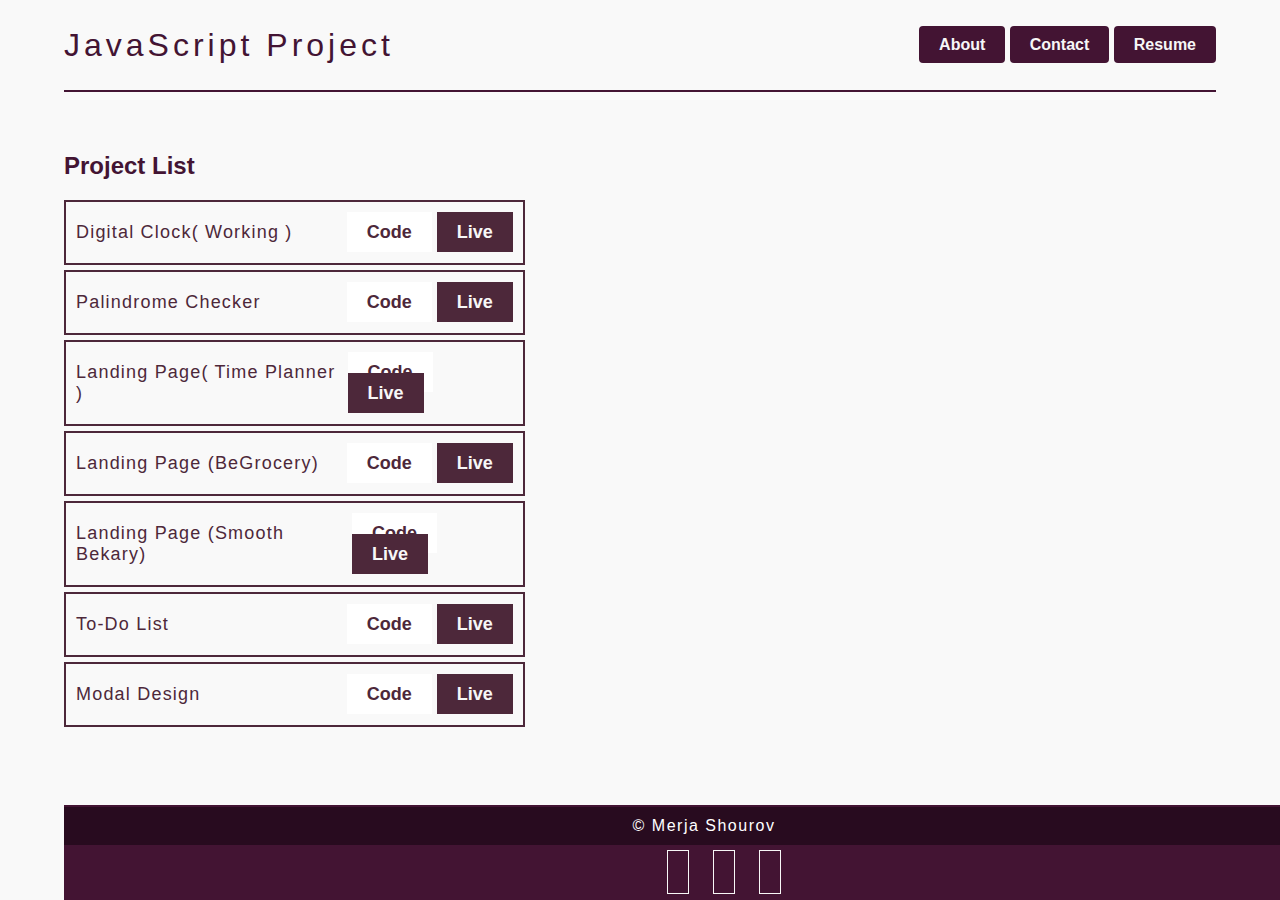
<file: INDEX.html>
<!DOCTYPE html>
<html lang="en">
  <head>
    <meta charset="UTF-8" />
    <meta name="viewport" content="width=device-width, initial-scale=1.0" />
    <title>JavaScript Project</title>
    <link rel="stylesheet" href="https://cdnjs.cloudflare.com/ajax/libs/font-awesome/6.6.0/css/all.min.css" integrity="sha512-Kc323vGBEqzTmouAECnVceyQqyqdsSiqLQISBL29aUW4U/M7pSPA/gEUZQqv1cwx4OnYxTxve5UMg5GT6L4JJg==" crossorigin="anonymous" referrerpolicy="no-referrer" />
    <link rel="stylesheet" href="./asset/style.css" />
  </head>
  <body>
    <div class="container">
      <header>
        <div class="logo">
          <h2>JavaScript Project</h2>
        </div>
        <div class="menu">
          <ul>
            <li><a href="#">About</a></li>
            <li><a href="#">Contact</a></li>
            <li><a href="#">Resume</a></li>
          </ul>
        </div>
      </header>
      <!-- https://merja-shourov.github.io/javascript-proejcts/digital-clock/ -->
      <main class="main">
        <div class="left">
          <h2>Project List</h2>
          <ul id="project-list">

            <!-- <li>
              <span class="txt">Digital Clock</span> 
              <span class="btn"><a href="#" class="code">Code</a> <a href="#" class="live">Live</a></span>
            </li> -->

          </ul>
        </div>
        <div class="right">
        </div>
      </main>

      <footer>
        <div class="made-by">
          <p>&copy; Merja Shourov </p>
        </div>
        <div class="social">
          <ul>
            <li><a href="https://www.linkedin.com/in/merjashourov" target="_blank"><i class="fa-brands fa-linkedin"></i></a></li>
            <li><a href="https://www.github.com/merja-shourov" target="_blank" ><i class="fa-brands fa-github"></i></a></li>
            <li><a href="https://www.facebook.com/merjashourov" target="_blank" ><i class="fa-brands fa-facebook"></i></a></li>
          </ul>
        </div>
      </footer>
    </div>
    <script src="./asset/script.js"></script>
  </body>
</html>
</file>
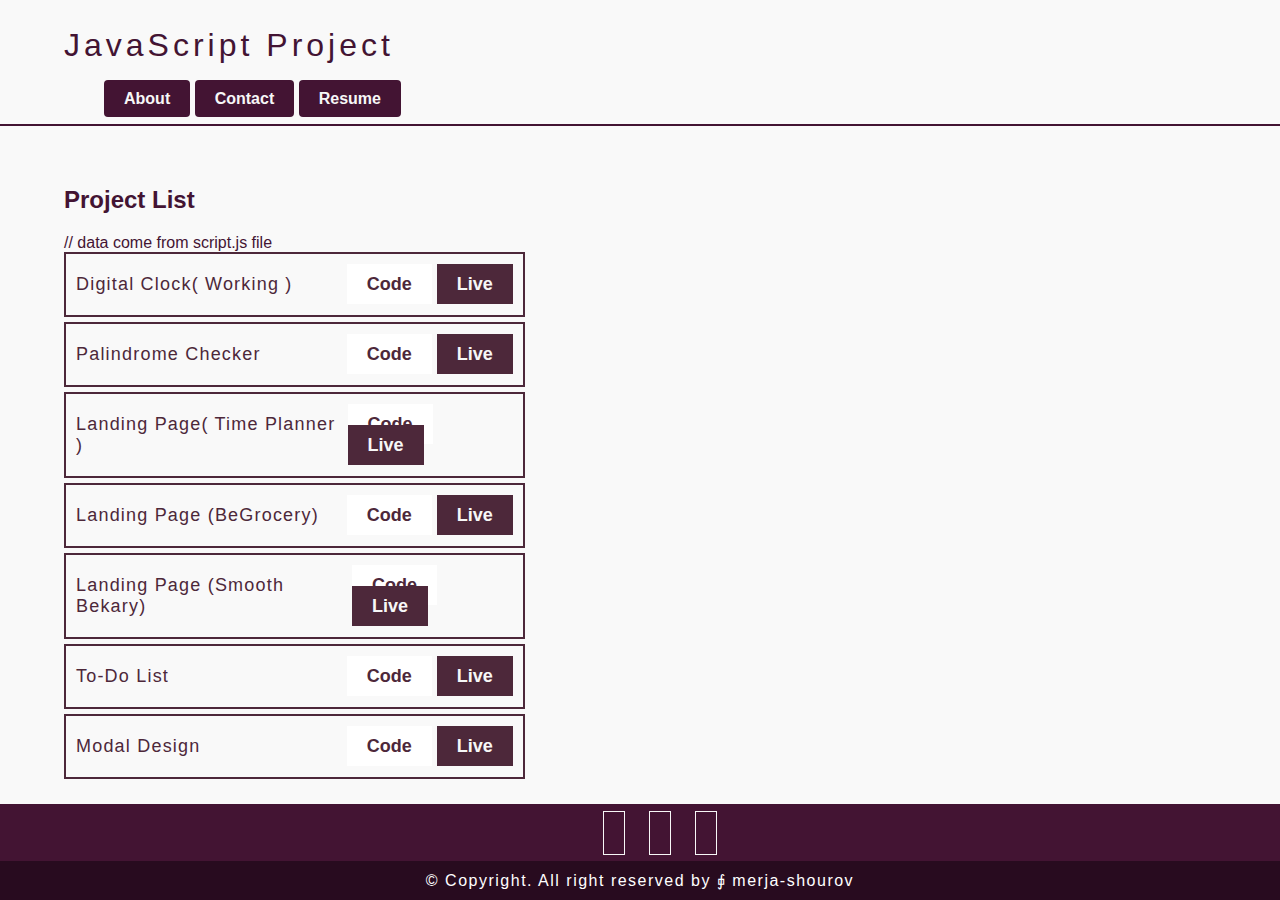
<file: index.html>
<!DOCTYPE html>
<html lang="en">
  <head>
    <meta charset="UTF-8" />
    <meta name="viewport" content="width=device-width, initial-scale=1.0" />
    <title>JavaScript Project</title>
    <link rel="stylesheet" href="https://cdnjs.cloudflare.com/ajax/libs/font-awesome/6.6.0/css/all.min.css" integrity="sha512-Kc323vGBEqzTmouAECnVceyQqyqdsSiqLQISBL29aUW4U/M7pSPA/gEUZQqv1cwx4OnYxTxve5UMg5GT6L4JJg==" crossorigin="anonymous" referrerpolicy="no-referrer" />
    <link rel="stylesheet" href="./asset/style.css" />
  </head>
  <body>
    <header>
      <div class="container">
        <div class="logo">
          <h2>JavaScript Project</h2>
        </div>
        <div class="menu">
          <ul>
            <li><a href="./asset/about.html" target="_blank">About</a></li>
            <li><a href="./asset/contact.html" target="_blank">Contact</a></li>
            <li><a href="#">Resume</a></li>
          </ul>
        </div>
      </div>
    </header>

    <!-- Container Start  -->
    <div class="container">
      <main class="main">
        <div class="left">
          <h2>Project List</h2>
          <ul id="project-list">

            // data come from script.js file
            <!-- <li>
              <span class="txt">Digital Clock</span> 
              <span class="btn"><a href="#" class="code">Code</a> <a href="#" class="live">Live</a></span>
            </li> -->

          </ul>
        </div>
        <div class="right">
        </div>
      </main>
    </div>
    <!-- container END -->
      <footer>
        <div class="social">
          <ul>
            <li><a href="https://www.linkedin.com/in/merjashourov" target="_blank"><i class="fa-brands fa-linkedin"></i></a></li>
            <li><a href="https://www.github.com/merja-shourov" target="_blank" ><i class="fa-brands fa-github"></i></a></li>
            <li><a href="https://www.facebook.com/merjashourov" target="_blank" ><i class="fa-brands fa-facebook"></i></a></li>
          </ul>
        </div>
        <p>&copy; Copyright. All right reserved by &quatint; merja-shourov</p>
      </footer>
  
    <script src="./asset/script.js"></script>
  </body>
</html>
</file>
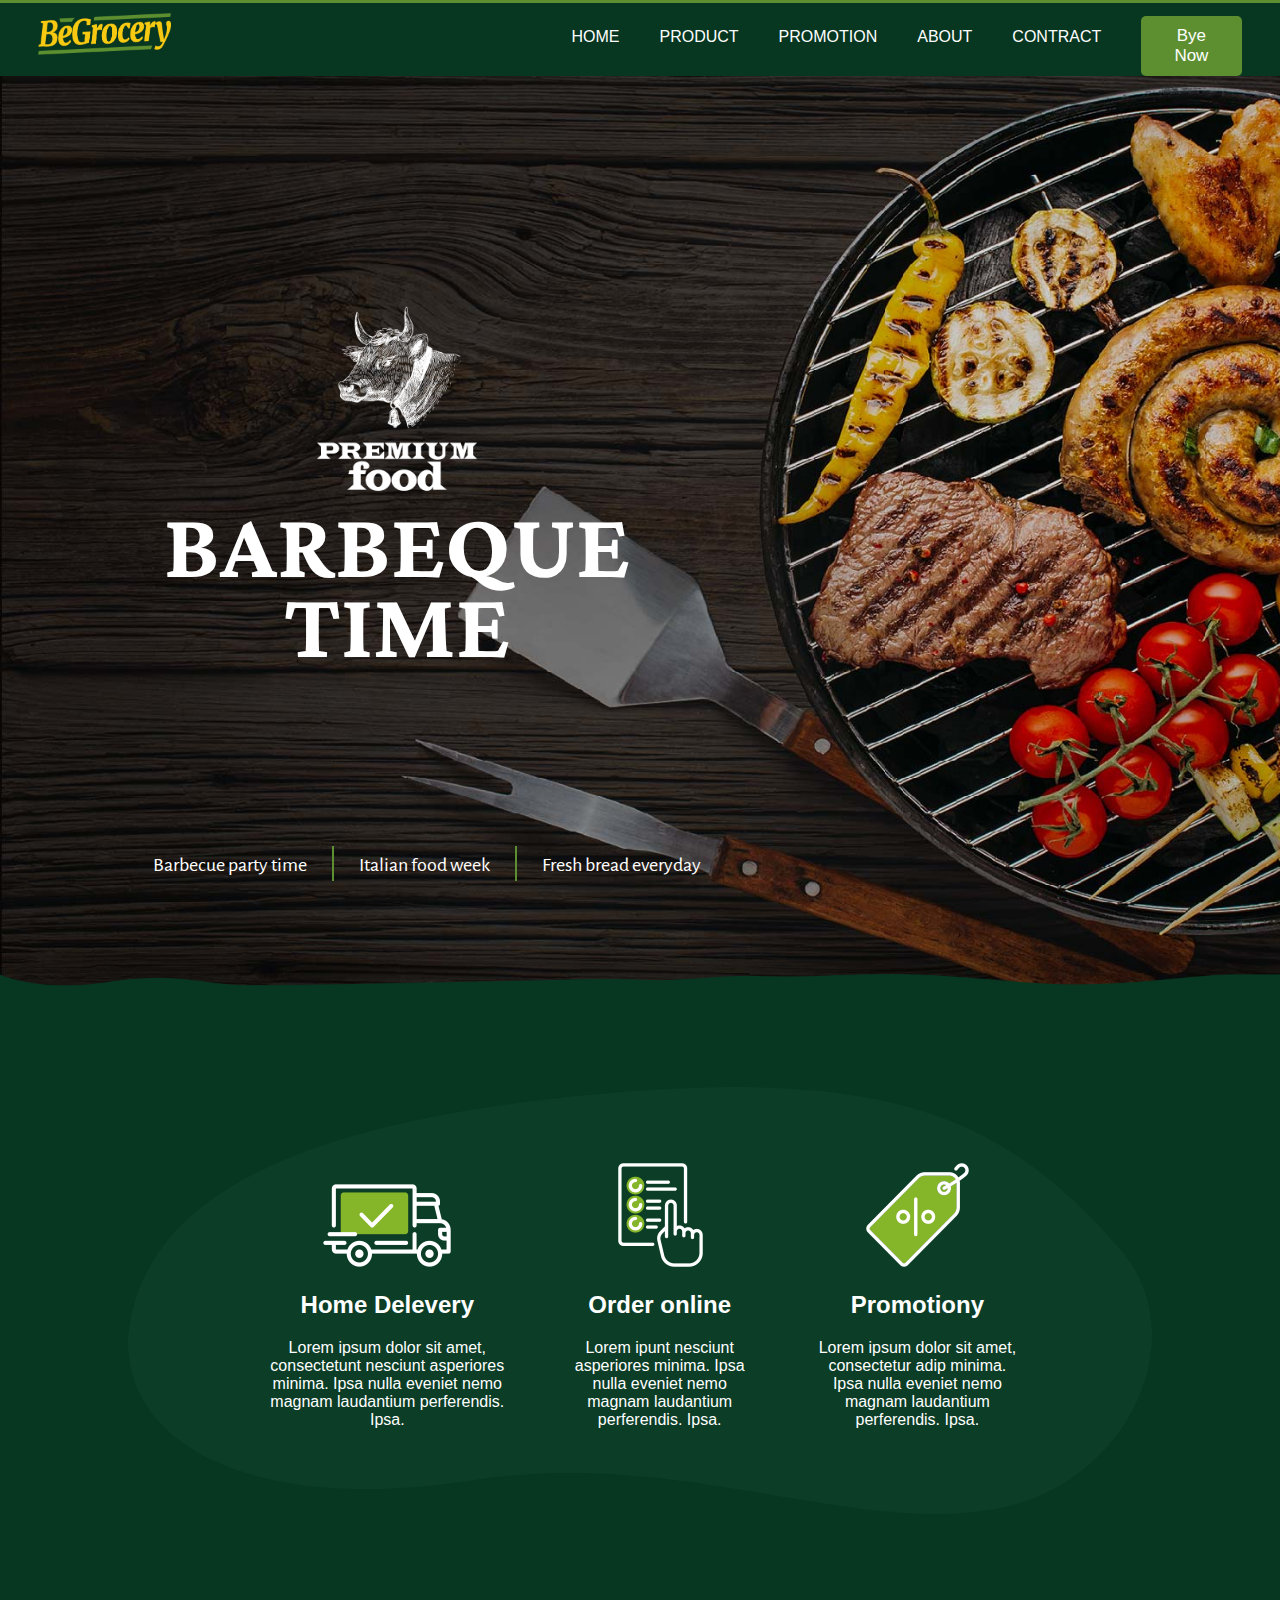
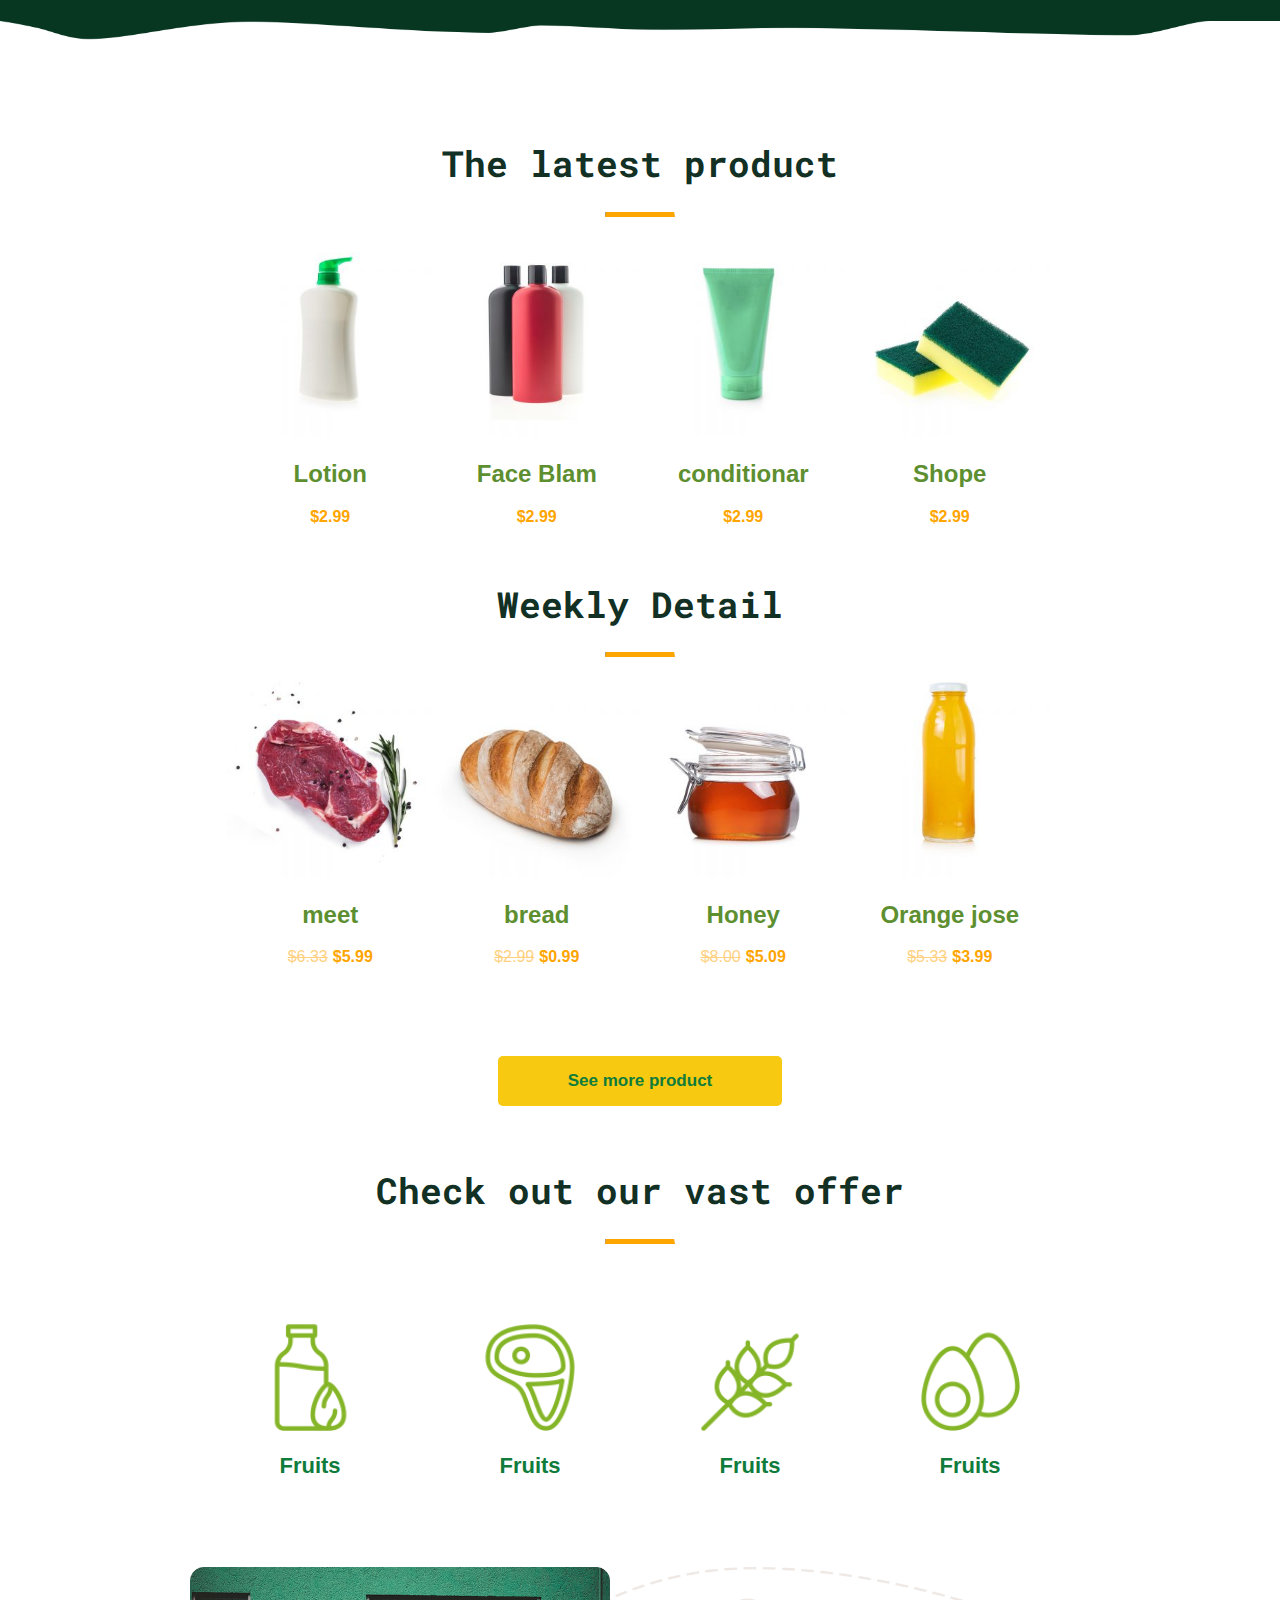
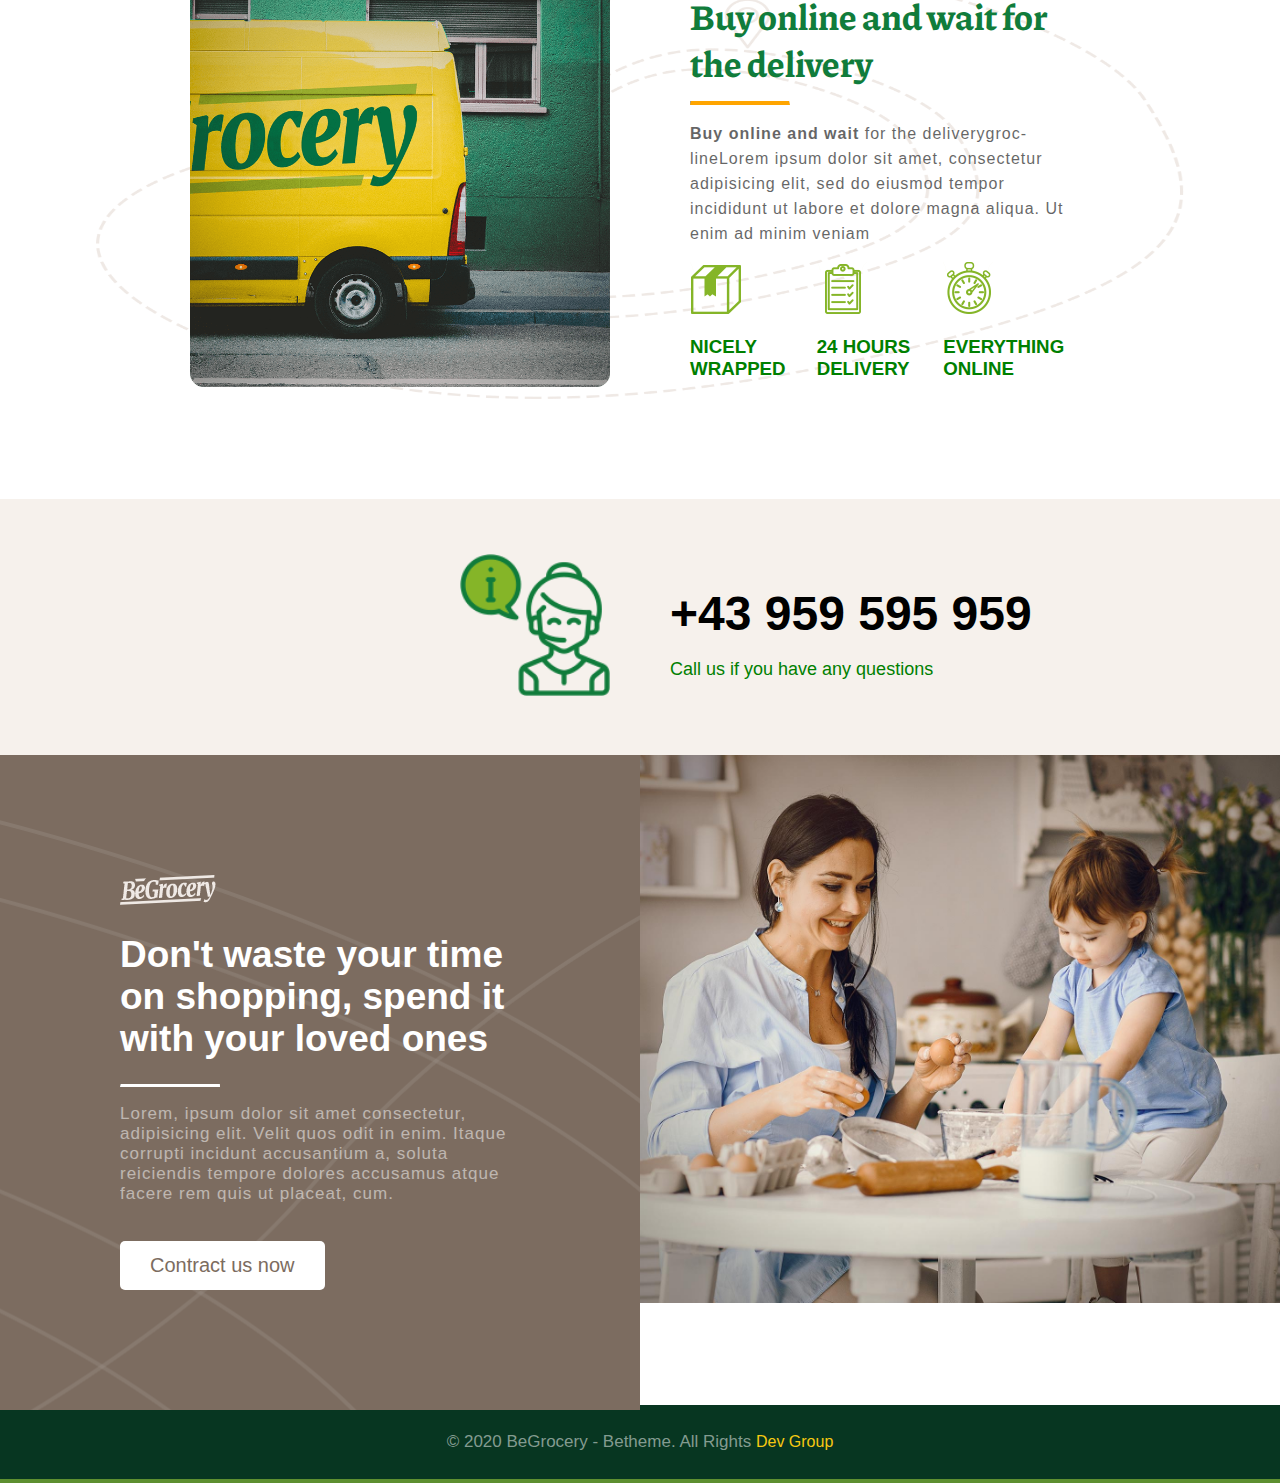
<file: grocery-landing/index.html>
<!DOCTYPE html>
<html lang="en">
<head>
    <meta charset="UTF-8">
    <meta name="viewport" content="width=device-width, initial-scale=1.0">
    <title>Home</title>
    <link href="https://fonts.googleapis.com/css2?family=Roboto+Mono:wght@500&display=swap" rel="stylesheet">
    <link rel="stylesheet" href="style.css">
</head>
<body>
    <header>
        <nav>
            <div class="container">
                <div class="logo-area">
                    <img src="image/grocery-logo-2x.png" alt="logo">
                </div>
                <div class="menu-area">
                    <ul>
                        <li><a href="#home">home</a></li>
                        <li><a href="#product">Product</a>
                            <ul>
                                <li><a href="#">Vagetavle</a></li>
                                <li><a href="#">brade</a></li>
                                <li><a href="#">dairy</a></li>
                                <li><a href="#">fruits</a></li>
                                <li><a href="#">chese</a></li>
                            </ul>
                        </li>
                        <li><a href="#promotion">Promotion</a></li>
                        <li><a href="#about">about</a></li>
                        <li><a href="#contract">contract</a></li>
                    </ul>
                </div>
                <div class="bye-area">
                    <i class="fal fa-shopping-bag"></i>
                    <a href="#">Bye Now</a>
                </div>
            </div>
        </nav>

        <!-- Slider area start -->
        <div class="slider-area" id="home">
          <div class="slider-content">
            <img src="image/groc-slider-bull.png" alt="none">
            <h1>Barbeque <br> Time</h1>
          </div>
          <div class="slider-menu">
              <ul>
                  <li><a href="#">Barbecue party time </a></li>
                  <li><img src="image/groc-slider-line.png" alt="#"></li>
                  <li><a href="#">Italian food week</a></li>
                  <li><img src="image/groc-slider-line.png" alt="#"></li>
                  <li><a href="#">Fresh bread everyday </a></li>
              </ul>
          </div>
        </div>
    </header>

    <section class="main-content">
        <div class="slider-bottom-background">
            <img src="image/groc-slider-bottom-decor.png" alt="$">
        </div>
        <div class="background">
            <div class="content-detail">
                <div class="detail-box">
                    <img src="image/grocery-home-icon11.png" alt="img">
                    <h2>Home Delevery</h2>
                    <p>Lorem ipsum dolor sit amet, consectetunt nesciunt asperiores minima. Ipsa nulla eveniet nemo magnam laudantium perferendis. Ipsa.</p>
                </div>
                <div class="detail-box">
                    <img src="image/grocery-home-icon22.png" alt="img">
                    <h2>Order online</h2>
                    <p>Lorem ipunt nesciunt asperiores minima. Ipsa nulla eveniet nemo magnam laudantium perferendis. Ipsa.</p>
                </div>
                <div class="detail-box">
                    <img src="image/grocery-home-icon33.png" alt="img">
                    <h2>Promotiony</h2>
                    <p>Lorem ipsum dolor sit amet, consectetur adip minima. Ipsa nulla eveniet nemo magnam laudantium perferendis. Ipsa.</p>
                </div>
                
            </div>
        </div>

        <div class="bottom-background">
            <img src="image/grocery-home-whitee-decor.png" alt="ss">
        </div>
    </section>
   <div class="product-section" id="product">

        <h1>The latest product</h1>
        <hr>

        <div class="latest-product">
            <div class="prduct-box">
                <div class="img-box"><img src="image/groc-product-20-300x300.jpg" alt="botol"></div>
                <h2>Lotion</h2>
                <span>$2.99</span>
            </div>
          <div class="prduct-box">
               <div class="img-box"> <img src="image/groc-product-22-300x300.jpg" alt="botol"></div>
                <h2>Face Blam</h2>
                <span>$2.99</span>
            </div>
            <div class="prduct-box">
               <div class="img-box"> <img src="image/groc-product-23-300x300.jpg" alt="botol"></div>
                <h2>conditionar</h2>
                <span>$2.99</span>
            </div>
            <div class="prduct-box">
                <div class="img-box"><img src="image/groc-product-19-300x300.jpg" alt="botol"></div>
                <h2>Shope</h2>
                <span>$2.99</span>
            </div>

        </div>
              <h1>Weekly Detail</h1>
            <hr>
        <div class="latest-product">
            <div class="prduct-box">
                <div class="img-box"><img src="image/groc-product-10-300x300.jpg" alt="botol"></div>
                <h2>meet</h2>
                <span ><del>$6.33</del></span><span>$5.99</span>
            </div>
            <div class="prduct-box">
                <div class="img-box"><img src="image/groc-product-6-300x300.jpg" alt="botol"></div>
                <h2>bread</h2>
                <span><del>$2.99</del>$0.99</span>
            </div>
            <div class="prduct-box">
                <div class="img-box"><img src="image/groc-product-9-300x300.jpg" alt="botol"></div>
                <h2>Honey</h2>
                <span> <del>$8.00</del>$5.09</span>
            </div>
            <div class="prduct-box">
                <div class="img-box"><img src="image/groc-product-13-300x300.jpg" alt="botol"></div>
                <h2>Orange jose</h2>
                <span> <del>$5.33</del>$3.99</span>
            </div>
        </div>
        <div class="button">
            <a href="#">See more product</a>
        </div>

        
        <h1>Check out our vast offer</h1>
        <hr>
        <div id="promotion"class="offer-area">
            <div class="box">
                <img src="image/grocery-home-bottom-icon1.png" alt="">
                <h2>Fruits</h2>
            </div>
            <div class="box">
                <img src="image/grocery-home-bottom-icon2.png" alt="">
                <h2>Fruits</h2>
            </div>
            <div class="box">
                <img src="image/grocery-home-bottom-icon4.png" alt="">
                <h2>Fruits</h2>
            </div>
            <div class="box">
                <img src="image/grocery-home-bottom-icon3.png" alt="">
                <h2>Fruits</h2>
            </div>
        </div>

   </div>

   <section class="delevery">
     <div class="mid">
       <div class="left-delevery">
           <img src="image/grocery-home-truck.png" alt="">
       </div>
       <div class="right-devevery">
           
                        <h1><span>Buy online and </span>wait for the delivery</h1>
           <hr>
           <p><strong>Buy online and wait</strong> for the deliverygroc-lineLorem ipsum dolor sit amet, consectetur adipisicing elit, sed do eiusmod tempor incididunt ut labore et dolore magna aliqua. Ut enim ad minim veniam</p>
           <div class="three-item">
               <div class="item">
                   <img src="image/grocery-home-small-icon3.png" alt="">
                   <h3>NICELY WRAPPED</h3>
               </div>
                 <div class="item">
                   <img src="image/grocery-home-small-icon2.png" alt="">
                   <h3>24 HOURS DELIVERY</h3>
               </div>  <div class="item">
                   <img src="image/grocery-home-small-icon1.png" alt="">
                   <h3>EVERYTHING ONLINE</h3>
               </div>
           </div>
            </div>
       </div>
   </section>

   <section id="contract"class="contract">
       <div class="contract-man">
           <img src="image/grocery-home-icon-call.png" alt="">
       </div>
       <div class="contract-num">
           <h1>+43 959 595 959</h1>
           <p>Call us if you have any questions</p>
       </div>
   </section>

   <section id="about" class="family">
       <div class="family-left">
           <img src="image/groc-white-logo.png" alt="">
           <h1>Don't waste your time on shopping, spend it with your loved ones</h1>
           <hr>
           <p>Lorem, ipsum dolor sit amet consectetur, adipisicing elit. Velit quos odit in enim. Itaque corrupti incidunt accusantium a, soluta reiciendis tempore dolores accusamus atque facere rem quis ut placeat, cum.</p>
           <a href="#">Contract us now</a>
       </div>
       <div class="family-right">
           <img src="image/groc-home-family.jpg" alt="">
       </div>
   </section>
   <footer class="footer">
       <p>© 2020 BeGrocery - Betheme. All Rights  <a href="#"> dev group</a> </p>
   </footer>
</body>
</html>
</file>
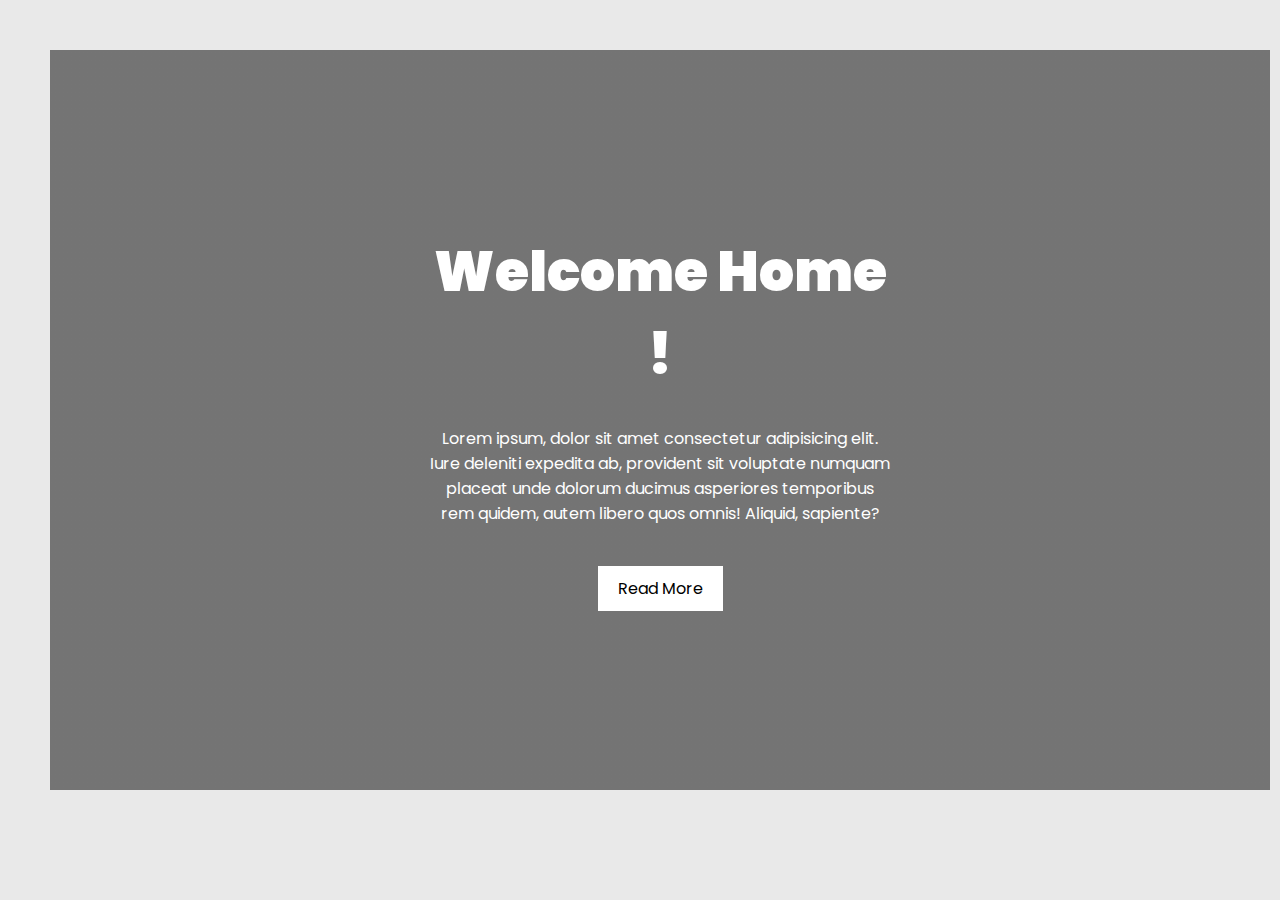
<file: modal-design/index.html>
<!DOCTYPE html>
<html lang="en">
<head>
    <meta charset="UTF-8">
    <meta http-equiv="X-UA-Compatible" content="IE=edge">
    <meta name="viewport" content="width=device-width, initial-scale=1.0">
    <link rel="stylesheet" href="style.css">
    <title>Modal</title>
</head>
<body>
    
    <div class="box">
        <div class="box-content">
            <h2>Welcome Home !</h2>
            <p>Lorem ipsum, dolor sit amet consectetur adipisicing elit. Iure deleniti expedita ab, provident sit voluptate numquam placeat unde dolorum ducimus asperiores temporibus rem quidem, autem libero quos omnis! Aliquid, sapiente?</p>
            <a id="click" href="#">Read More</a>
        </div>
    </div>

    <!-- modal  -->

    <div class="box-modal">
        <div class="modal-content">
            <div class="modal-header">
                <h2>Modal Title </h2>
                <button class="close">&times;</button>
            </div>
            <div class="modal-body">
                <p>Lorem ipsum dolor sit amet, consectetur adipisicing elit. Dignissimos aut aliquam assumenda maiores reiciendis soluta enim? Error ipsa molestias sint?</p>
            </div>
            <div class="modal-footer">
                <p>Lorem ipsum dolor sit amet consectetur.</p>
            </div>
        </div>
    </div>

    <script src="./app.js"></script>
</body>
</html>
</file>
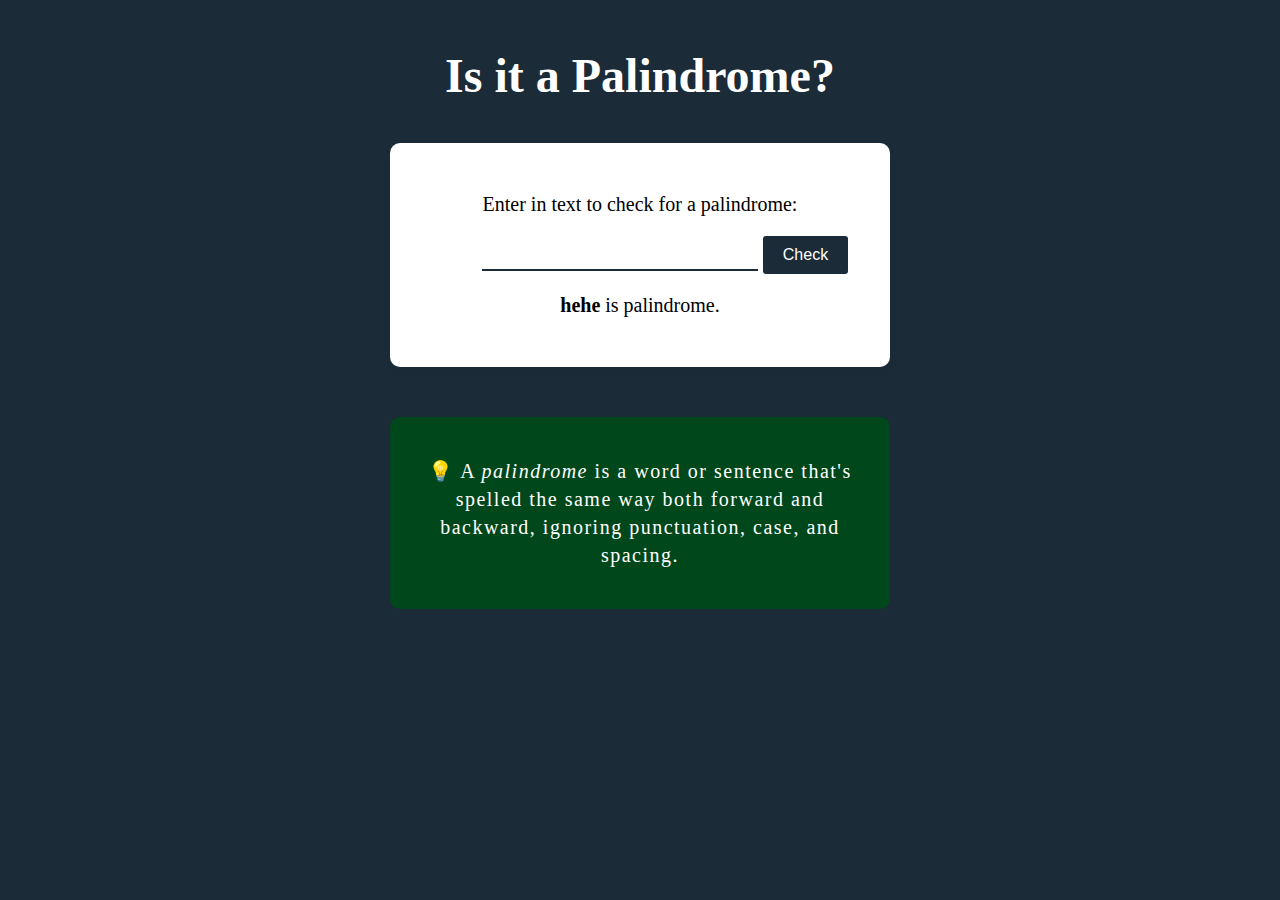
<file: palindrome-chacker/index.html>
<!DOCTYPE html>
<html lang="en">
  <head>
    <meta charset="UTF-8" />
    <meta name="viewport" content="width=device-width, initial-scale=1.0" />
    <title>Document</title>
    <style>
        *{
            box-sizing: border-box;
        }
      body {
        background: #1B2B37;
        display: flex;
        justify-content: center;
        align-items: center;
      }
      body h2{
        text-align: center;
        font-size: 48px;
        color: white;
      }

      .check{
        background-color: #fff;
        width: 500px;
        border-radius: 10px;
        padding: 30px 20px;
        text-align: center;
        box-shadow: 0px 3px 5px #1B2B37;
        margin-bottom: 50px;
        font-size: 20px;
      }
      .what-is-palindrome {
        background-color: #00471B;
        width: 500px;
        border-radius: 10px;
        padding: 20px;
        color: #fff;
        text-align: center;
      }
      .what-is-palindrome p{
        font-size: 20px;
        line-height: 1.4;
        letter-spacing: 1.5px;
        
      }
      .check input{
        width: 60%;
        padding: 5px 10px;
        font-size: 16px;
        border: none;
        border-bottom: 2px solid #1B2B37;
        margin-left: 50px;
      }
      .check button{
        padding: 10px 20px;
        background-color: #1B2B37;
        color: white;
        border-radius: 3px;
        border: none;
        font-size: 16px;
    }
    #result{
        font-size: 20px;
        color: black;
    }
    </style>
  </head>
  <body>
    <div class="palindrome">
      <h2>Is it a Palindrome?</h2>
      <div class="check">
        <p>Enter in text to check for a palindrome:</p>
        <input type="text" id="text-input" />
        <button id="check-btn">Check</button>
       
        <p id="result">
            <b>hehe</b> is palindrome.
        </p>

      </div>

      <div class="what-is-palindrome">
        <p>
          💡 A <i>palindrome</i> is a word or sentence that's spelled the same
          way both forward and backward, ignoring punctuation, case, and
          spacing.
        </p>
      </div>
    </div>

    <script>
      const input = document.getElementById("text-input");
      const btn = document.getElementById("check-btn");
      const result = document.getElementById("result");

      btn.addEventListener("click", () => {
        let string = input.value;
        if (string === "") alert("Please input a value");
        //result.innerHTML = "Please input a value";

        
        let normalize = string.replace(/[^A-Za-z0-9]/g, "");
        let reverse = [...normalize].reverse().join("");
        
        console.log(normalize.toLowerCase());
        console.log(reverse.toLowerCase());
        
        if (normalize.toLowerCase() === reverse.toLowerCase()) {
          result.innerHTML = `<b> ${string} </b> is a palindrome.`;
        } else {
          result.innerHTML = `<b> ${string} </b> is not a palindrome.`;
        }
        input.value = "";
      });
    </script>
  </body>
</html>
</file>
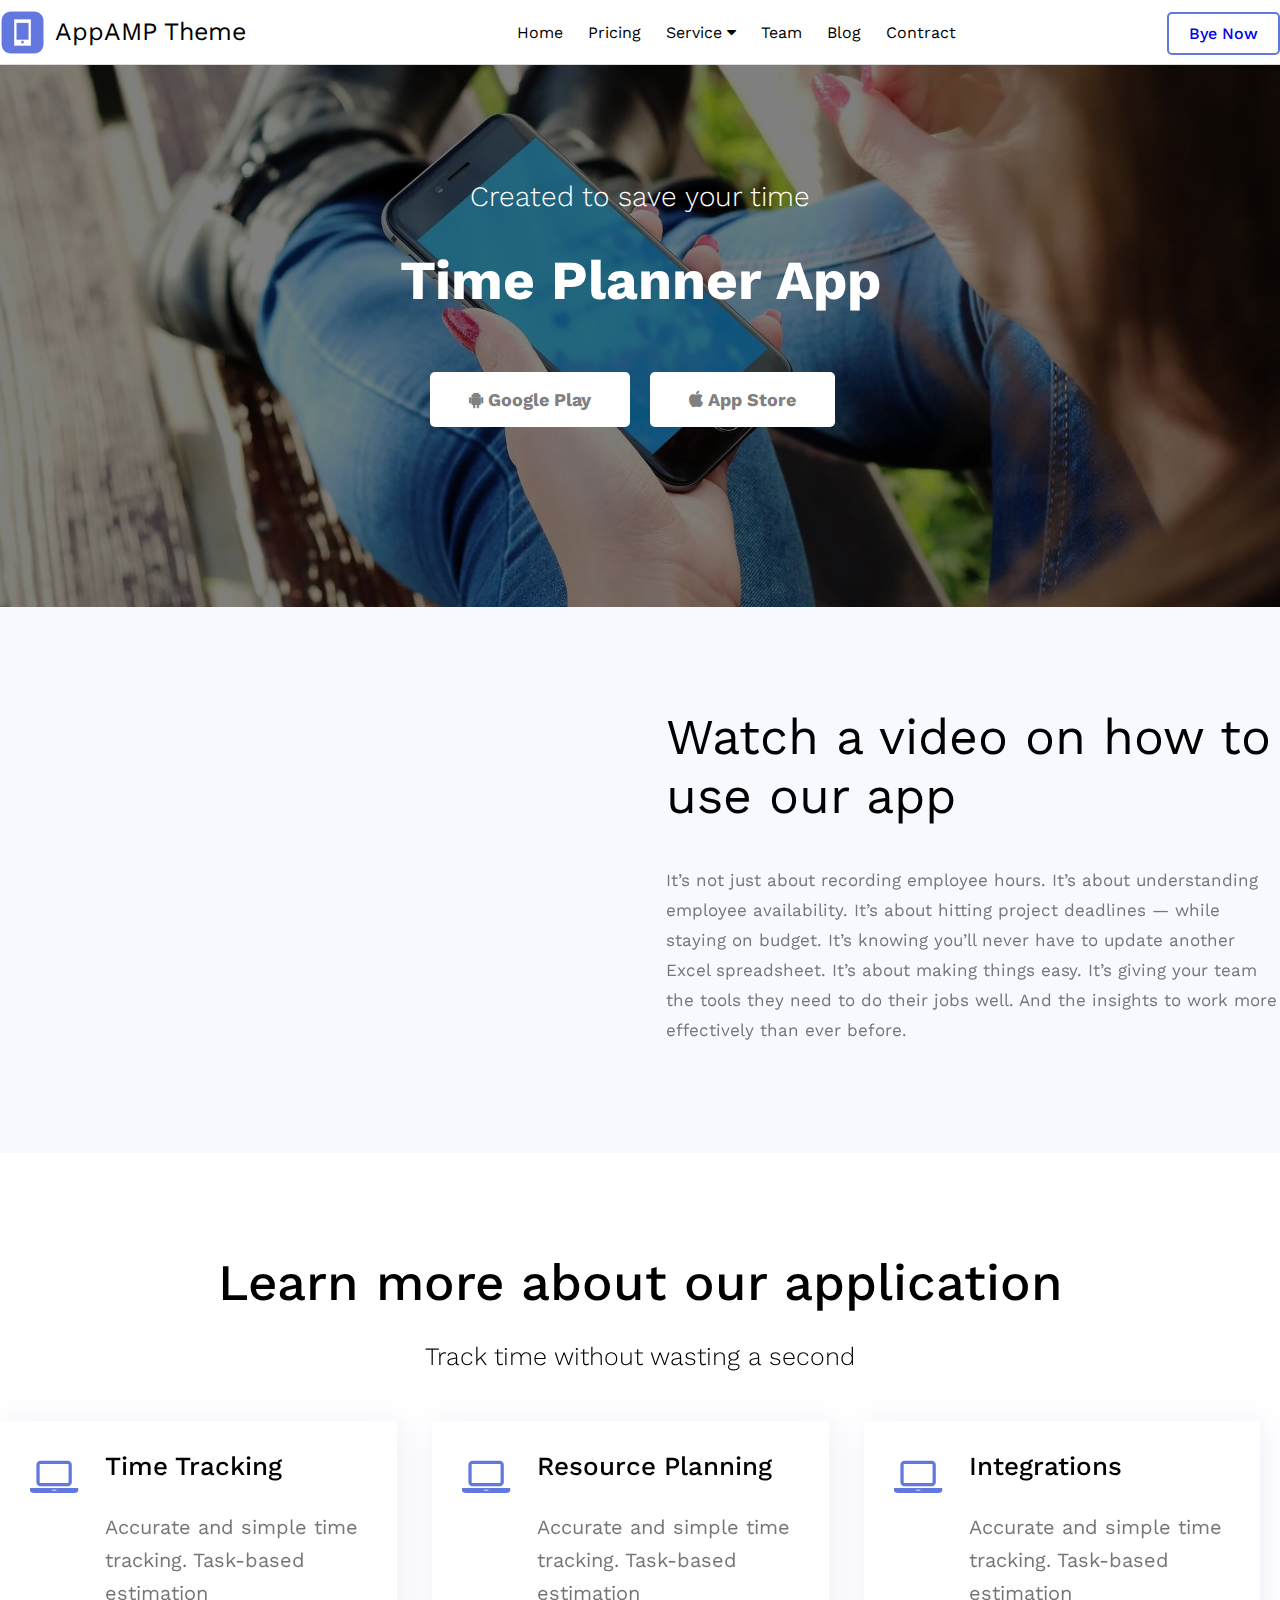
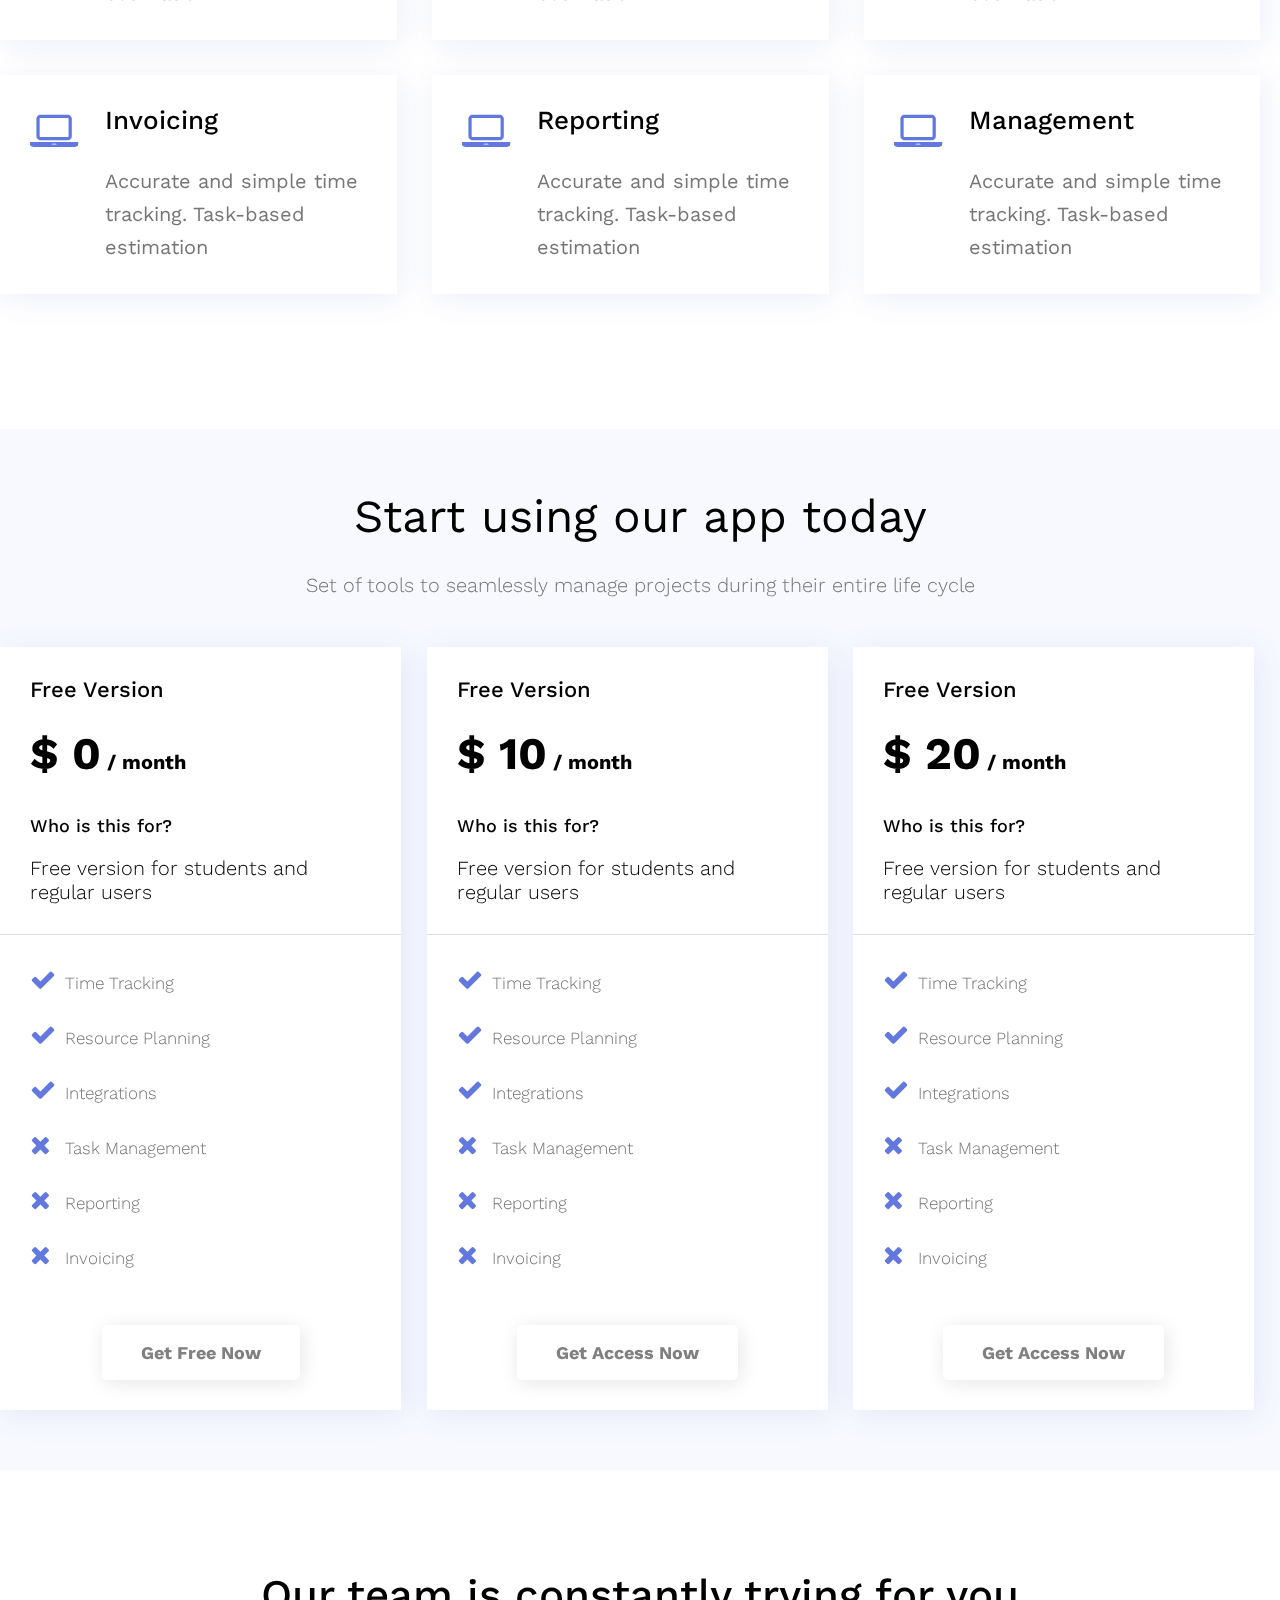
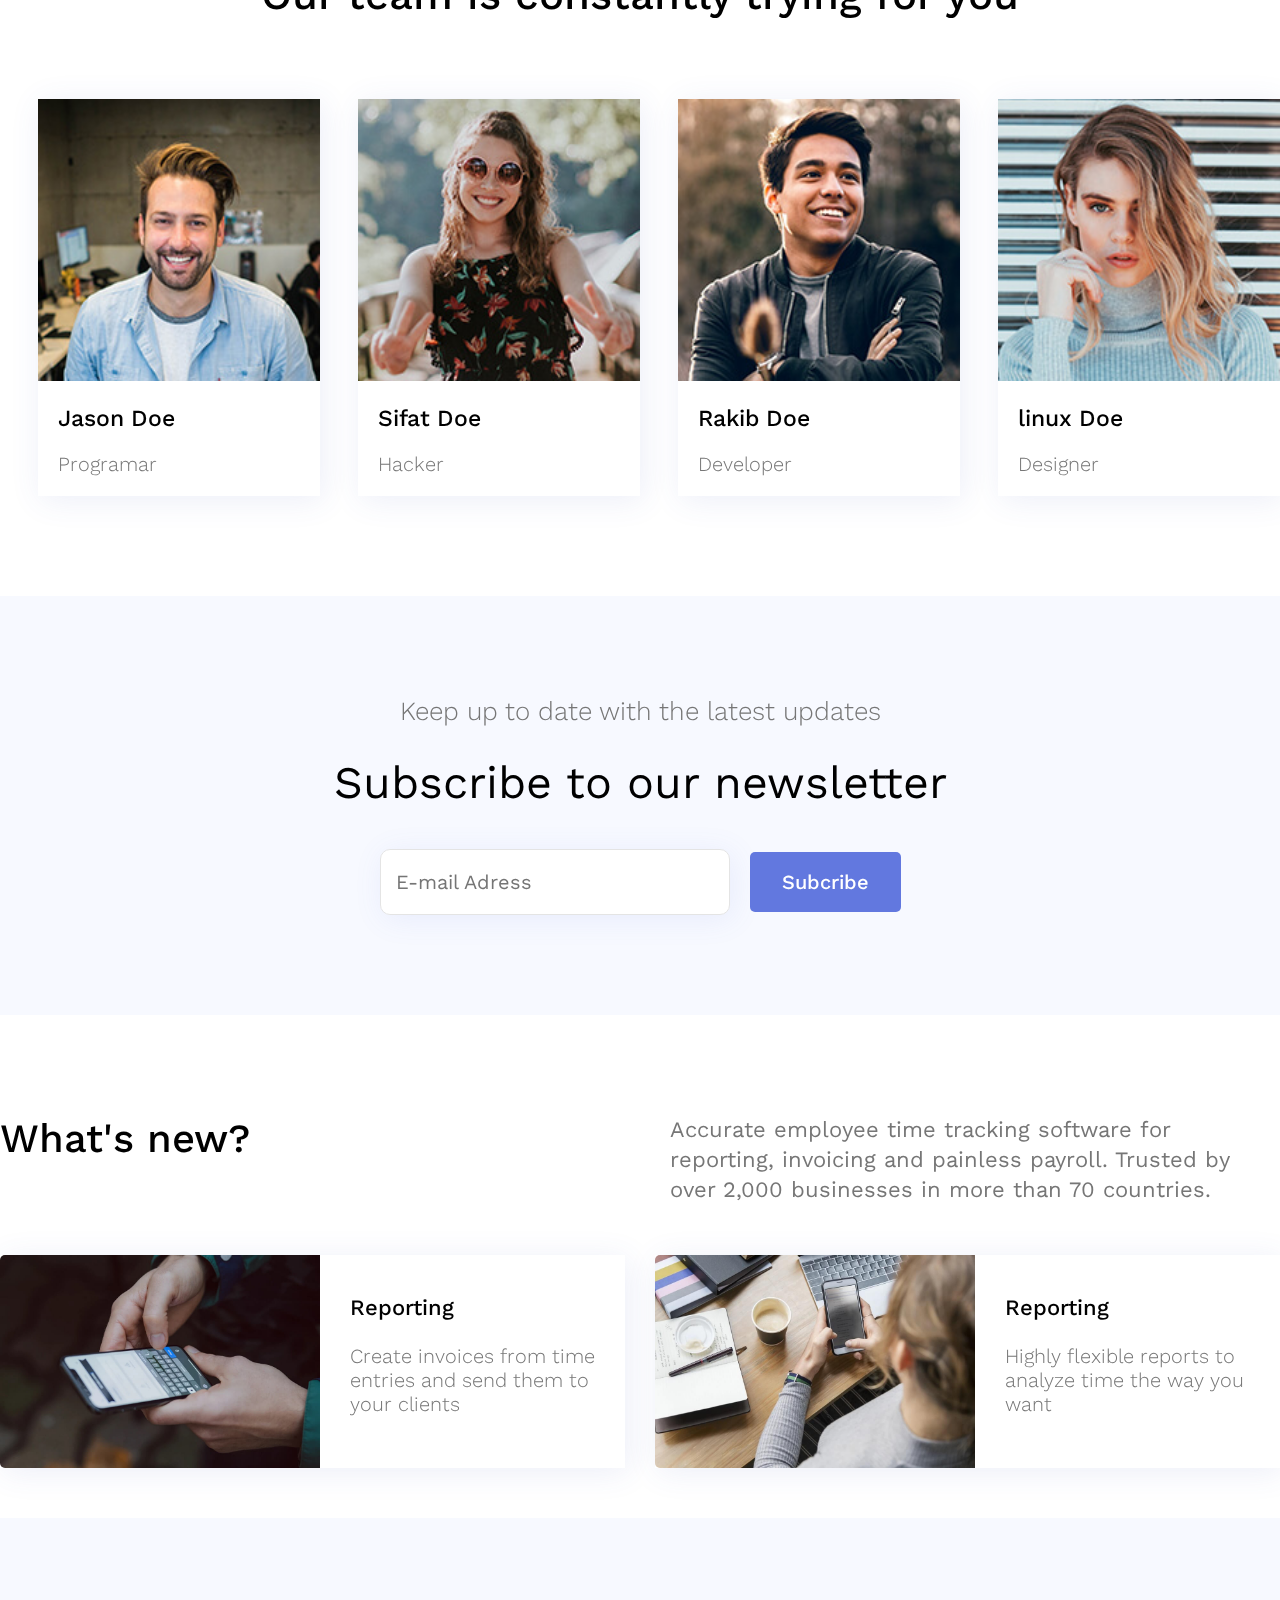
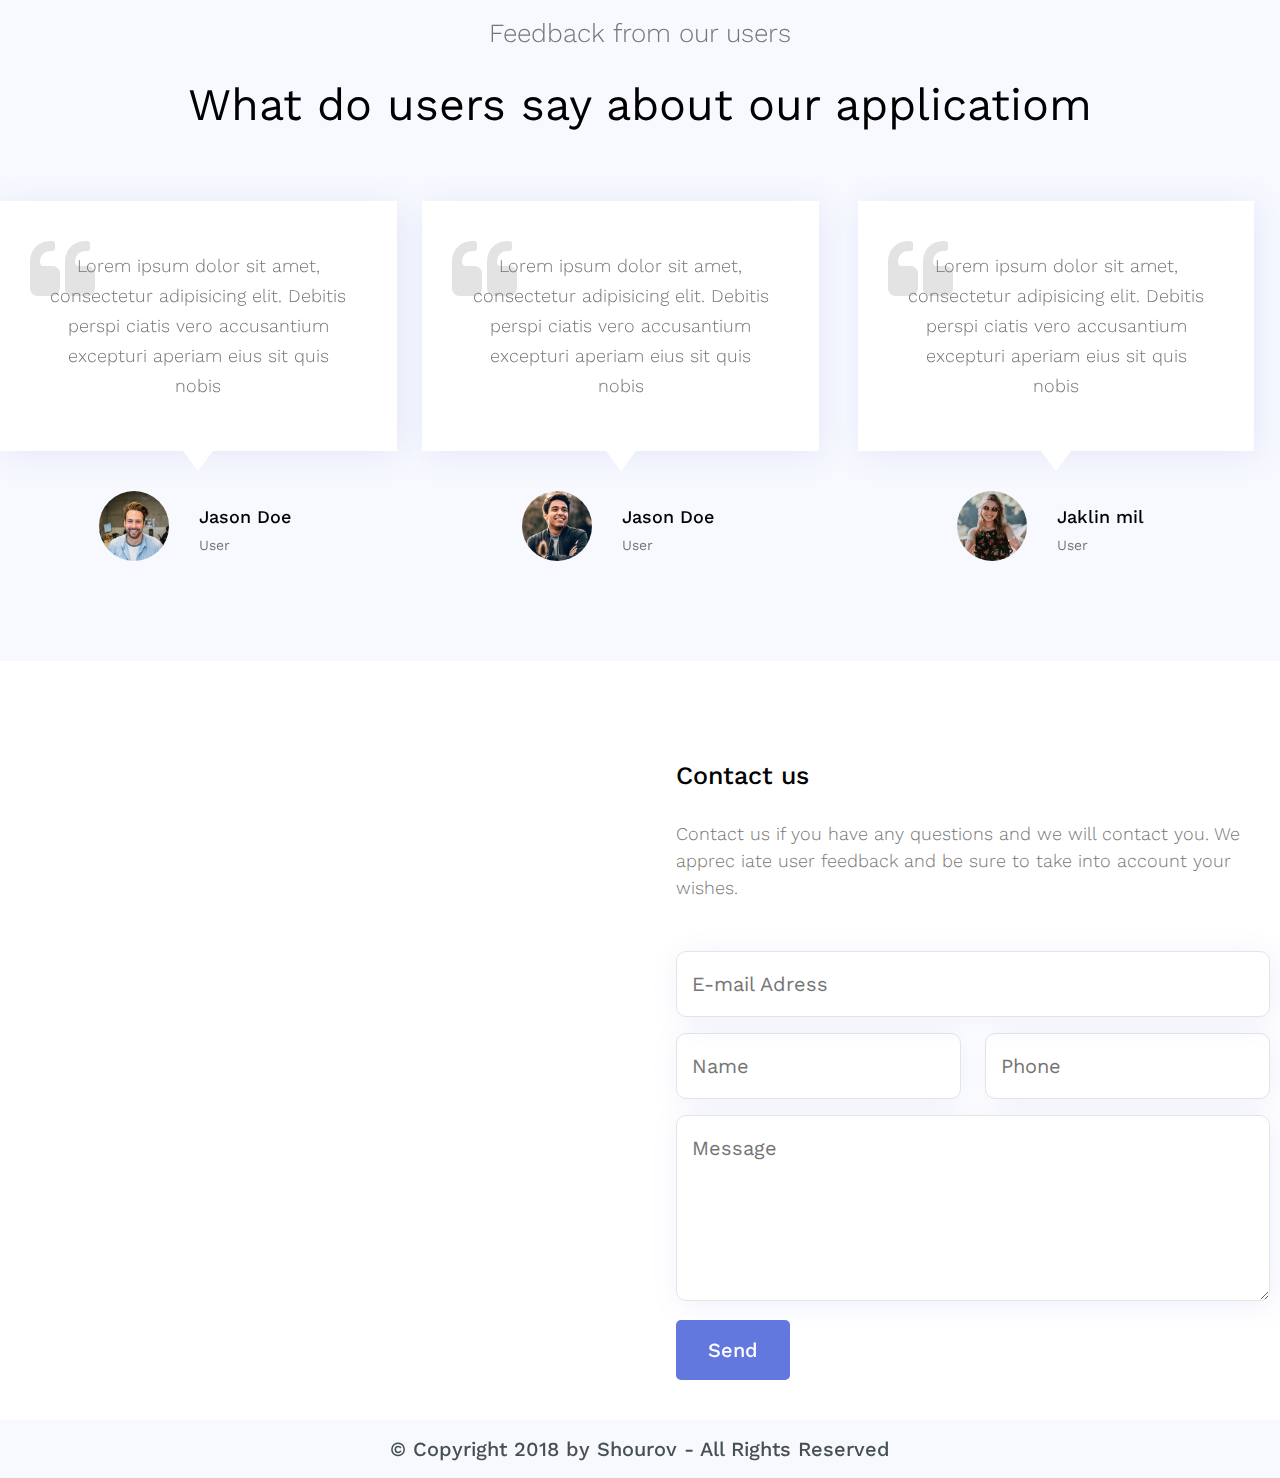
<file: timePlanner-landing/index.html>
<!DOCTYPE html>
<html lang="en">
<head>
    <meta charset="UTF-8">
    <meta name="viewport" content="width=device-width, initial-scale=1.0">
    <title>Time Planner App</title>

    
    <link rel="stylesheet" href="https://cdnjs.cloudflare.com/ajax/libs/font-awesome/4.7.0/css/font-awesome.css">
    <link rel="preconnect" href="https://fonts.gstatic.com">
    <link href="https://fonts.googleapis.com/css2?family=Work+Sans:ital,wght@0,200;0,300;0,400;0,500;0,600;0,700;0,800;0,900;1,300;1,400;1,500;1,600;1,800;1,900&display=swap" rel="stylesheet"> 
    <link rel="stylesheet" href="style.css">
</head>
<body>
    
    <div class="header-section clear">
        <div class="mid">
            <div class="header-logo left">
                <a href="3"><img src="images/logo.png" alt="logo"></a>
                <span>AppAMP Theme</span>
            </div>
            <div class="header-menu left">
               <div class="primary-menu">
                    <ul>
                        <li><a href="#">Home</a></li>
                        <li><a href="#pricing">Pricing</a></li>
                        <li><a href="#service">Service<i class="fa fa-caret-down" aria-hidden="true"></i></a>
                            <ul>
                                <li><a href="#">Python</a></li>
                                <li><a href="#">Web Design</a></li>
                                <li><a href="#">Graphic Design</a></li>
                                <li><a href="#">Desital marketing</a></li>

                            </ul>
                        </li>
                        <li><a href="#team">Team</a></li>
                        <li><a href="#blog">Blog</a></li>
                        <li><a href="#contract">Contract</a></li>
                        
                    </ul>
               </div>
            </div>
            <div class="header-button left">
                <a href="#">Bye Now</a>
            </div>
        </div>
    </div>

    <!-- banner-section -->
    <div class="banner-section">
        <div class="mid">
            <div class="banner-content text-center">
                <h3>Created to save your time</h3>
                <h1>Time Planner App</h1>
                <a href="#" class="default-btn"><i class="fa fa-android" aria-hidden="true"></i>Google Play</a>
                <a href="#" class="default-btn"><i class="fa fa-apple" aria-hidden="true"></i>App Store</a>
            </div>
        </div>
    </div>

    <div class="video clear">
        <div class="mid">
            <div class="video-left left">
                <iframe width="100%" height="342" src="https://www.youtube.com/embed/7MnP25BL-wI" frameborder="0" allow="accelerometer; autoplay; clipboard-write; encrypted-media; gyroscope; picture-in-picture" allowfullscreen></iframe>
            </div>
            <div class="video-right right">
                <h1>Watch a video on how to use our app</h1>
                <p>It’s not just about recording employee hours. It’s about understanding employee availability. It’s about hitting project deadlines — while staying on budget. It’s knowing you’ll never have to update another Excel spreadsheet. It’s about making things easy. It’s giving your team the tools they need to do their jobs well. And the insights to work more effectively than ever before.</p>
            </div>
        </div>
    </div>


    <!-- Service -->
   
    <div class="service-section" id="service">
        <div class="mid">
            <div class="service-title text-center">
                <h1>Learn more about our application</h1>
                <p>Track time without wasting a second</p>
            </div>
            <div class="service-items clear">
               <div class="service-box left">
                   <span><i class="fa fa-laptop" aria-hidden="true"></i></span>
                   <h2>Time Tracking</h2>
                   <p>Accurate and simple time tracking. Task-based estimation</p>
               </div> 
               <div class="service-box left">
                    <span><i class="fa fa-laptop" aria-hidden="true"></i></span>
                    <h2>Resource Planning</h2>
                    <p>Accurate and simple time tracking. Task-based estimation</p>
                </div>
                <div class="service-box left">
                    <span><i class="fa fa-laptop" aria-hidden="true"></i></span>
                    <h2>Integrations</h2>
                    <p>Accurate and simple time tracking. Task-based estimation</p>
                </div> 
                <div class="service-box left">
                    <span><i class="fa fa-laptop" aria-hidden="true"></i></span>
                    <h2>
                        Invoicing</h2>
                    <p>Accurate and simple time tracking. Task-based estimation</p>
                </div> 
                <div class="service-box left">
                     <span><i class="fa fa-laptop" aria-hidden="true"></i></span>
                     <h2>Reporting</h2>
                     <p>Accurate and simple time tracking. Task-based estimation</p>
                 </div>
                 <div class="service-box left">
                     <span><i class="fa fa-laptop" aria-hidden="true"></i></span>
                     <h2>Management</h2>
                     <p>Accurate and simple time tracking. Task-based estimation</p>
                 </div>

            </div>           
        </div>
    </div>

    <!-- pricint table  -->
    <div class="pricing-table-section" id="pricing">
        <div class="mid">
            <div class="pricing-title text-center">
                <h1>Start using our app today</h1>
                <p>Set of tools to seamlessly manage projects during their entire life cycle</p>
            </div>
            <div class="pricing-table-items clear">
                <div class="pricing-item-box left">
                    <div class="p-header">
                        <h4>Free Version</h4>
                        <h1>$ 0<span> / month</span></h1>
                        <h3>Who is this for?</h3>
                        <p>Free version for students and regular users</p>
                    </div>
                    <div class="p-content">
                        <ul>
                            <li><span><i class="fa fa-check" aria-hidden="true"></i></span>Time Tracking</li>
                            <li><span><i class="fa fa-check" aria-hidden="true"></i></span>Resource Planning</li>
                            <li><span><i class="fa fa-check" aria-hidden="true"></i></span>Integrations</li>
                            <li><span><i class="fa fa-times" aria-hidden="true"></i></span>Task Management</li>
                            <li><span><i class="fa fa-times" aria-hidden="true"></i></span>Reporting</li>
                            <li><span><i class="fa fa-times" aria-hidden="true"></i></span>Invoicing</li>
                        </ul>
                    </div>
                    <div class="pricing-button text-center">
                        <a href="#" class="default-btn">Get Free Now</a>
                    </div>
                </div>

                <div class="pricing-item-box left">
                    <div class="p-header">
                        <h4>Free Version</h4>
                        <h1>$ 10<span> / month</span></h1>
                        <h3>Who is this for?</h3>
                        <p>Free version for students and regular users</p>
                    </div>
                    <div class="p-content">
                        <ul>
                            <li><span><i class="fa fa-check" aria-hidden="true"></i></span>Time Tracking</li>
                            <li><span><i class="fa fa-check" aria-hidden="true"></i></span>Resource Planning</li>
                            <li><span><i class="fa fa-check" aria-hidden="true"></i></span>Integrations</li>
                            <li><span><i class="fa fa-times" aria-hidden="true"></i></span>Task Management</li>
                            <li><span><i class="fa fa-times" aria-hidden="true"></i></span>Reporting</li>
                            <li><span><i class="fa fa-times" aria-hidden="true"></i></span>Invoicing</li>
                    </div>
                    <div class="pricing-button text-center">
                        <a href="#" class="default-btn">Get Access Now</a>
                    </div>
                </div>

                <div class="pricing-item-box left">
                    <div class="p-header">
                        <h4>Free Version</h4>
                        <h1>$ 20<span> / month</span></h1>
                        <h3>Who is this for?</h3>
                        <p>Free version for students and regular users</p>
                    </div>
                    <div class="p-content">
                        <ul>
                            <li><span><i class="fa fa-check" aria-hidden="true"></i></span>Time Tracking</li>
                            <li><span><i class="fa fa-check" aria-hidden="true"></i></span>Resource Planning</li>
                            <li><span><i class="fa fa-check" aria-hidden="true"></i></span>Integrations</li>
                            <li><span><i class="fa fa-times" aria-hidden="true"></i></span>Task Management</li>
                            <li><span><i class="fa fa-times" aria-hidden="true"></i></span>Reporting</li>
                            <li><span><i class="fa fa-times" aria-hidden="true"></i></span>Invoicing</li>
                        </ul>
                    </div>
                    <div class="pricing-button text-center">
                        <a href="#" class="default-btn">Get Access Now</a>
                    </div>
                </div>
            </div>
        </div>
    </div>
    <!-- Team Section --------------------------------------->

    <div class="team-section" id="team">
        <div class="mid">
            <div class="team-title text-center">
                <h2>Our team is constantly trying for you</h2>
            </div>
            <div class="team-members clear">
                <div class="member left">
                    <img src="images/face1.jpg" alt="">
                    <div class="member-content">
                        <h3>Jason Doe</h3>
                        <p>Programar</p>
                    </div>
                </div>
            
           
                <div class="member left">
                    <img src="images/face2.jpg" alt="">
                    <div class="member-content">
                        <h3>Sifat Doe</h3>
                        <p>Hacker</p>
                    </div>
                </div>
            
            
                <div class="member left">
                    <img src="images/face3.jpg" alt="">
                    <div class="member-content">
                        <h3>Rakib Doe</h3>
                        <p>Developer</p>
                    </div>
                </div>
            
            
                <div class="member left">
                    <img src="images/face4.jpg" alt="">
                    <div class="member-content">
                        <h3>linux Doe</h3>
                        <p>Designer</p>
                    </div>
                </div>
            </div>
        </div>
    </div>

<!-- Subscribe secton -->
    <div class="subscribe">
        <div class="mid">
            <div class="subscribe-title text-center">
                <p>Keep up to date with the latest updates</p>
                <h2>Subscribe to our newsletter</h2>
            </div>
            <div class="subscribe-content text-center">
                <form action="#">
                    <input type="email" class="default-input" placeholder="E-mail Adress">
                    <button class="input-btn">Subcribe</button>
                </form>
            </div>
        </div>
    </div>

    <!-- blog section -->
    <div class="blog-section" id="blog">
        <div class="mid">
            <div class="blog-title clear">
                <div class="b-heading left">
                    <h1>What's new?</h1>
                </div>
                <div class="b-content right">
                     
                    <p>Accurate employee time tracking software for reporting, invoicing and painless payroll. Trusted by over 2,000 businesses in more than 70 countries.</p>
                </div>
            </div>
            <div class="blog-items clear">
                <div class="blog-post left">
                    <img src="images/02.jpg" alt="s">
                    <div class="blog-post-content">
                        <h1>Reporting</h1>
                        <p>Create invoices from time entries and send them to your clients</p>
                    </div>
                </div>
                <div class="blog-post right">
                    <img src="images/03.jpg" alt="">
                    <div class="blog-post-content">
                        <h1>Reporting</h1>
                        <p>Highly flexible reports to analyze time the way you want</p>
                    </div>
                </div>
            </div>
        </div>
    </div>


    <!-- Testamonial section -->

    <div class="testamonial bg">
        <div class="mid">
            <div class="testamonial-title text-center">
                <p>Feedback from our users</p>
                <h2>What do users say about our applicatiom</h2>
            </div>

            <div class="testamonial-teams clear">
                <div class="member-box left">
                    <div class="t-content">
                        <p> Lorem ipsum dolor sit amet, consectetur adipisicing elit. Debitis perspi
                        ciatis vero accusantium excepturi aperiam eius sit quis nobis
                        </p>
                    </div>

                    <div class="t-member-img">
                        <img src="images/face1.jpg" alt="">
                        <div class="member-bio">
                            <h3>Jason Doe</h3>
                            <h5>User</h5>
                        </div>
                    </div>
                </div>
                <div class="member-box left">
                    <div class="t-content">
                        <p> Lorem ipsum dolor sit amet, consectetur adipisicing elit. Debitis perspi
                        ciatis vero accusantium excepturi aperiam eius sit quis nobis
                        </p>
                    </div>

                    <div class="t-member-img">
                        <img src="images/face3.jpg" alt="">
                        <div class="member-bio">
                            <h3>Jason Doe</h3>
                            <h5>User</h5>
                        </div>
                    </div>
                </div>
                <div class="member-box right">
                    <div class="t-content">
                        <p> Lorem ipsum dolor sit amet, consectetur adipisicing elit. Debitis perspi
                        ciatis vero accusantium excepturi aperiam eius sit quis nobis
                        </p>
                    </div>

                    <div class="t-member-img">
                        <img src="images/face2.jpg" alt="">
                        <div class="member-bio">
                            <h3>Jaklin mil</h3>
                            <h5>User</h5>
                        </div>
                    </div>
                </div>
            </div>
        </div>
    </div>

    <div class="contract-section clear" id="contract">
        <div class="mid">
            <div class="contract-map left">
                <iframe src="https://www.google.com/maps/embed?pb=!1m18!1m12!1m3!1d7289.736354009243!2d90.41824584066298!3d24.000431668006986!2m3!1f0!2f0!3f0!3m2!1i1024!2i768!4f13.1!3m3!1m2!1s0x3755da5685b6b97d%3A0xd6651c761c7f7075!2zMjTCsDAwJzE0LjgiTiA5MMKwMjUnMDMuNyJF!5e0!3m2!1sen!2sbd!4v1605279506844!5m2!1sen!2sbd" width="100%" height="650" frameborder="0" style="border:0;" allowfullscreen="" aria-hidden="false" tabindex="0"></iframe>
            </div>
            <div class="contract-contain right">
                <h2>Contact us</h2>
                <p>Contact us if you have any questions and we will contact you. We apprec
                    iate user feedback and be sure to take into account your wishes.</p>
                <div class="contract-form">
                    <form action="#">
                        <input type="email" placeholder="E-mail Adress" class="default-input w100">
                        <input type="text" placeholder="Name" class="default-input w50 left">  
                        <input type="text" placeholder="Phone" class="default-input w50 right"> 
                        <textarea placeholder="Message" rows="6" class="default-input w100"></textarea> 
                        <button type="submit" class="input-btn">Send</button>
                    </form>
                </div>
            </div>
        </div>
    </div>

    <div class="footer text-center bg">
        <p>© Copyright 2018 by Shourov - All Rights Reserved</p>
    </div>

</body>
</html>
</file>
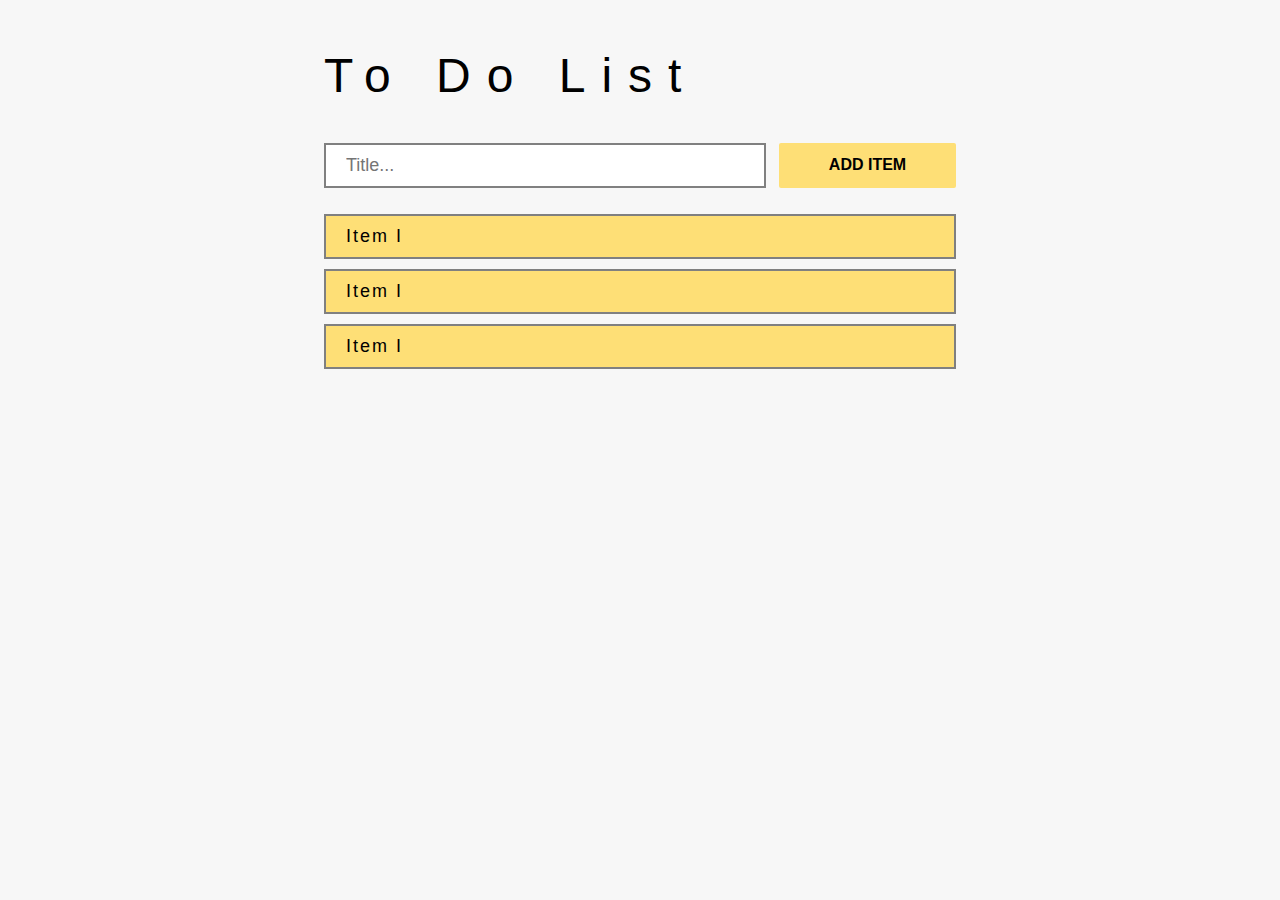
<file: to-do-list/index.html>
<!DOCTYPE html>
<html lang="en">
  <head>
    <meta charset="UTF-8" />
    <meta name="viewport" content="width=device-width, initial-scale=1.0" />
    <title></title>
    <link rel="stylesheet" href="./asset/style.css" />
  </head>

  <body>
    <div class="card">
      <header>
        <h2>To Do List</h2>
        <div class="input">
          <input type="text" placeholder="Title..." id="my-input" />
          <button id="btn">Add Item</button>
        </div>
      </header>
      <div class="main">
        <ul id="my-list">
          <li>Item I</li>
          <li>Item I</li>
          <li>Item I</li>
        </ul>
      </div>
    </div>
    <script src="./asset/script.js"></script>
  </body>
</html>
</file>
<file: asset/style.css>
*{
    box-sizing: border-box;
    color: hsl(320, 54%, 17%);
}
body{
    margin: 0;padding: 0;
    font-family: Arial,sans-serif;
    background-color: #f9f9f9;
}
.container{
    width: 90%;
    margin: auto;
}
header{
    width: 100%;
    display: flex;
    justify-content: space-between;
    align-items: center;
    border-bottom: 2px solid hsl(320, 54%, 17%);

}
.logo h2{
    font-size: 32px;
    font-weight: 400;
    letter-spacing: 4px;
    color: hsl(320, 54%, 17%);
    padding: none;
}
.menu ul{
    list-style-type: none;
}
.menu ul li{
    display: inline-block;
}
.menu ul li a{
    text-decoration: none;
    background-color: hsl(320, 54%, 17%);
    padding: 10px 20px;
    color: #f7f7f7;
    font-size: 16px;
    font-weight: bold;
    border-radius: 4px;
}
.main{
    display: flex;
    justify-content: space-between;
    align-items: center;
    margin: 40px 0;
    /* overflow: hidden; */
}
.left{
    width: 40%;
}
.left ul{
    padding: 0;
    list-style: none;
}
.left ul li{
    padding: 20px 10px;
    margin-bottom: 5px;
    color: white;
    display: flex;
    justify-content: space-between;
    border: 2px solid hsl(331, 32%, 23%);
    color: hsl(331, 32%, 23%);
    font-size: 18px;
}
.txt{
    color: hsl(331, 32%, 23%);
    font-size: 18px;
    letter-spacing: 1.2px; 
}
.left ul li a.live{
    text-decoration: none;
    padding: 10px 20px;
    background-color: hsl(331, 32%, 23%);
    color: #f7f7f7;
    font-weight: bold;
}
.left ul li a.code{
    text-decoration: none;
    padding: 10px 20px;
    background: #fff;
    color:  hsl(331, 32%, 23%);
    font-weight: bold;
}
.right{
    width: 40%;
}

footer{
    border-top: 2px solid hsl(320, 54%, 17%);
    width: 100%;
    text-align: center;
    background-color:hsl(320, 54%, 17%);
    position: fixed;
    bottom: 0;
}

footer p{
    color: #fff;
    text-align: center;
    background-color: hsl(319, 56%, 10%);
    padding: 10px 0;
    letter-spacing: 1.5px;
    margin: 0;
}
.social ul{
    list-style: none;
}
.social ul li{
    display: inline-block;
}
.social i{
    font-size: 20px;
    border: 1px solid #f7f7f7;
    padding: 10px;
    color: #f7f7f7;
    margin: 0px 10px;
}
</file>
<file: grocery-landing/style.css>
@import url('https://fonts.googleapis.com/css2?family=Alegreya+Sans:wght@500&family=Crimson+Pro:wght@600&display=swap');
@import url('https://fonts.googleapis.com/css2?family=Piazzolla&display=swap');

html{
    scroll-behavior: smooth;
   }
body{
    margin: 0;
    font-family: sans-serif;
}
*{
    box-sizing: border-box;
   
}
header{
    width: 100%;
    height: 100vh;
    position: relative;
}
nav{
    width: 100%;
    background-color: #073621;
    border-top: 3px solid #5d8f30;
    z-index: 9999;
    position: absolute;
    top: 0;
    left: 0;
}
nav::after{
    content: '';
    clear: both;
    display: block;
}
.container{
    width: 94%;
    margin: auto;
}
.logo-area{
    width: 20%;
    float: left;
}
.logo-area img{
    width: 55%;
    margin-top: 10px;
}
.menu-area ul{
    /*! text-align: right; */
    list-style: none;
    float: right;
    margin: 0px 0 0 0;
}
.menu-area >ul> li{
    float: left;
    position: relative;
}
.menu-area ul li a{
    color: #fff;
    text-decoration: none;
    font-size: 16px;
    padding: 25px 20px;
    text-transform: uppercase;
    display: block;
}
.menu-area ul li:hover >a{
    transition: 0.5s;
    color: orange;
}
/* Sub menu*/
.menu-area ul li ul{
    margin-left: 0px;
    padding-left: 0px;
    background-color: #073621;
    position: absolute;
    top: 100%;
    left: 0;
    display: none;
}
.menu-area ul ul li a{
    padding: 15px 30px 15px 20px;
    display: block;
    font-size: 14px;
}
.menu-area ul ul li:hover a{
    color: orange;
    background-color: #123024;
    transition: 0.5s;
}
.menu-area ul li:hover ul{
    display: block;
}
.menu-area{
    width: 70%;
    float: left;
}
.bye-area{
    width: 10%;
    float: left;
}
.bye-area a{
    font-size: 17px;
    text-decoration: none;
    color: #fff;
    background-color: #5d8f30;
    padding: 10px 20px;
    display: block;
    text-align: center;
    border-radius: 5px;
    margin: 13px 0 0 20px;
}
/*slider area*/

.slider-area{
    width: 100%; 
    height: 115%;
    position: absolute;
    top: 0;
    left: 0;
    bottom: 0;
    right: 0;
    background-image: url('image/groc-slider-slide1.jpg'); 
    background-size: cover;
    z-index: -9999;   
}
.slider-area .slider-content{
    position: absolute;
    top: 50%;
    left: 11%;
    transform: translateY(-50%);
}
.slider-content{
    width: 40%;
    text-align: center;
    box-sizing: border-box;
    padding: 20px 0;
}
.slider-content img{
    max-width: 160px;
}
.slider-content h1{
    color:#fff;
    font-size: 95px;
    margin-top: 10px;
    font-family: 'Crimson Pro', serif;
    text-transform: uppercase;
    line-height: 80px;
}
.slider-area .slider-menu{
    position: absolute;
    left: 10%;
    bottom: 150px;
}
.slider-area .slider-menu ul{
    list-style: none;
    margin: 0;
    padding: 0;
   
}
.slider-menu ul li{
    float: left;
}
.slider-menu ul li a{
    text-decoration: none;
    color: #fff;
    font-size: 20px;
    font-family: 'Alegreya Sans', sans-serif;
    display: block;
    padding: 7px 25px; 
    cursor: pointer; 
}

.main-content{
    width: 100%;  
}
.background{
    padding: 0;
    margin-bottom: -20px;
    background-color: #073621;
    width: 100%;
    height: 640px;
}
.slider-bottom-background{
    width: 100%;
    margin-bottom: -5px;
}
.slider-bottom-background img{
    width: 100%;
    margin-top: 25px;
}
.content-detail{
    display: flex;
    justify-content: space-around;
    padding: 20px;
    width: 80%;
    height: 600px;
    margin: auto;
    background-image: url('image/groc-section-blob.png');
    background-position: center;
    background-size: 100%;
    background-repeat: no-repeat;
    padding: 150px 100px 10px 110px;
    box-sizing: border-box;
}
.detail-box{
    text-align: center;
    color: #fff;
    padding: 10px 30px;
    box-sizing: border-box;
}

.bottom-background{
    width: 100%;
}

.bottom-background img{
    width: 100%;
    z-index: 20000;
}
.product-section{
    width: 100%;
  
}
.product-section h1{
    font-size: 36px;
    font-family: 'Roboto Mono', monospace;
    color: #123024;
}
.product-section hr{
    width: 70px;
    border-top: none;
    border-bottom: 5px solid orange;
}
.product-section{
    text-align: center;
    padding: 50px;
    box-sizing: border-box;
}
.latest-product{
    display: flex;
    justify-content: space-around;
    width: 70%;
    margin: auto;
   
    overflow: hidden;
    padding: 5px 0 30px 0;
    
}

.prduct-box img{
    width: 100%; 
    height:;
}
.prduct-box h2{
    color: #5d8f30;
}
.prduct-box span{
    color: orange;
    font-weight: bold;
}
.prduct-box img:hover{
  transform: scale(1.1);
  transition: 0.5s;
}
del{
    font-weight: 100; opacity: 0.5;
    margin-right: 5px;
}
.button{
    display: block;
    margin: 60px;
}
.button a{
    font-size: 17px;
    text-decoration: none;
    color: #fff;
    display: inline-block;
    padding: 15px 70px;
    border-radius: 5px;
    background: #f7c911;
    color: #107c3b;
    font-weight: 700;
}
.offer-area{
    padding: 20px 150px;
    display: flex;
    justify-content: space-around;
}
.box{
    margin-top: 50px;
}
.offer-area .box img{
    width: 100px;

}
.offer-area .box h2{
    color: #107c3b;
    font-size: 22px;
}
.delevery{
    width: 100%;
    

}
.delevery .mid{
    width: 85%;
    display: grid;
    grid-template-columns: 50% 50%;
    margin: auto;
    background-image: url(image/grocery-home-lines-bg.png);
    background-repeat: no-repeat;
    background-size: 100% 100%;
    box-sizing: border-box;
    padding: 0 5%;
}
.left-delevery{
    box-sizing: border-box;
    padding: 0 30px;
}
.left-delevery img{
    width: 100%;
}
.right-devevery{
    padding: 0 50px;
}

.right-devevery h1{
    font-size: 36px;
    color: #107c3b;
    font-weight: 900px;
    line-height: 47px;
    font-family: 'Piazzolla', serif;
    margin-bottom: 15px;
}
.right-devevery hr{
    width: 100px;
    border-top: none;
    border-bottom: 4px solid orange;
    margin-left: 0px;
}
.right-devevery p{
    opacity: 0.6;
    line-height: 25px;
    letter-spacing: 1px;
}
.three-item{
    display: grid;
    grid-template-columns: 33.33% 33.33% 33.33%;
    color: green;
}
.contract{
    width: 100%;
    margin-top: 100px;
    text-align: center;
    background: #f6f1ec;
    padding-top: 55px;
    padding-bottom:  55px;
    box-sizing: border-box;
    overflow: hidden;

}
.contract-man{
    width: 50%;
    float: left;
    text-align: right;
    box-sizing: border-box;
    padding: 0 30px;
}
.contract-man img{
    width: 150px;
}
.contract-num{
    width: 50%;
    float:left;
    text-align: left;
    padding-left: 30px;
    box-sizing: border-box;
}
.contract-num h1{
    font-size: 48px;
    margin-bottom: 15px;
    
}
.contract-num p{
    font-size: 18px;
    color: green;
}
.family{
    overflow: hidden;
    width: 100%;
}
.family-left{
    width: 50%;
    float: left;
    padding: 120px;
    box-sizing: border-box;
    background-image: url(image/groc-home-brown-bg.png);
}
.family-left h1{
    font-size: 37px;
    color: #fff;
}
.family-left hr{
    width: 100px;
    border-top: none;
    border-bottom: 3px solid #fff;
    margin-left: 0;
}
.family-left p{
    line-height: 20px;
    font-size: 17px;
    letter-spacing: 1px;
    opacity: 0.5;
    color: #fff;
}
.family-left a{
    text-decoration: none;
     display: inline-block;
    font-size: 20px;
    color: #7c6c60;
    padding: 13px 30px;
    background: #fff;
    margin-top: 20px;
    border-radius: 5px;

}
.family-right{
    width: 50%;
    float: left;
}
.family-right img{
    width: 100%;
    overflow: hidden;
}

footer{
    background-color: #073621;
    width: 100%;
    text-align: center;
    padding: 10px 0px 10px 0;
    margin-top: -5px;
    border-bottom: 4px solid #5d8f30;
}
footer p{
    color: #839b90;
    font-size: 17px;
}
footer a{
    text-decoration: none;
    color: #f7c911;
    font-size: 16px;
    text-transform: capitalize;
}
footer a:hover{
    color: #fff;
}
</file>
<file: modal-design/style.css>
@import url('https://fonts.googleapis.com/css2?family=Poppins:ital,wght@0,300;0,400;0,600;0,700;0,800;0,900;1,400;1,600;1,700;1,900&display=swap');

*{
    margin: 10px;
    padding: 10px;
}
*::after,
*::before{
    box-sizing: border-box;
}
body{
    font-family: 'poppins';
    background: #e9e9e9;
}
li{
    list-style: none;
}
a,
a:hover{
    text-decoration: none;
}

.box{
    width:100%;
    height: 80vh;
    
    background-image: linear-gradient(rgba(0,0,0,0.5), rgba(0,0,0,0.5)),url('https://images.pexels.com/photos/2541239/pexels-photo-2541239.jpeg?auto=compress&cs=tinysrgb&dpr=2&h=650&w=940');

    background-size: cover;
    background-position: center;
    background-repeat: no-repeat;

    display: flex;
    justify-content: center;
    align-items: center;
}
.box-content{
    width: 500px;
    height: auto;
    text-align: center;
}
.box-content h2{
    color: white;
    font-size: 55px;
    font-weight: 900;
}
.box-content p{
    color: white;
    font-size: 16px;
    font-weight: 400;
}
.box-content a{
    display: inline-block;
    margin: 20px 0;
    padding : 10px 20px;
    background-color: white;
    color: #000;
}

/*    modal     */

.box-modal{
    width: 100%;
    height: 100%;
    position: fixed;
    top: 0;
    left: 0;
    background-color: rgba(255, 255, 255, 0.6);
    display: flex;
    justify-content: center;
    align-items: center;

    transform: translateY(-200px);
    transition: all .5s ease-in-out;

    opacity: 0;
    pointer-events: none; 
}

   

   
.box-modal .modal-content{
    width: 500px;
    height: auto;
    background-color: #fff;
    border-radius: 10px;
}
.modal-content .modal-header{    
    padding: 10px 15px;
    border-bottom: 1px solid #e9e9e9;
    display: flex;
    justify-content: space-between;
}
.modal-content .modal-header .close{
    cursor: pointer;
    background:transparent;
    border: none;
    font-weight: 600;
    font-size: 26px;
}
.modal-content .modal-body{
    padding: 10px 15px;
}
.modal-content .modal-footer{
    
    padding: 10px 15px;
    border-top: 1px solid #e9e9e9;
}
</file>
<file: timePlanner-landing/style.css>
*{
    margin: 0;
    padding: 0;
    font-family: 'Work Sans', sans-serif;
}
.text-left{
    text-align: left;
}
.text-center{
    text-align: center;
}
.text-right{
    text-align: right;
}
.left{
    float: left;
}
.right{
    float: right;
}
.clear::after{
    content: "";
    clear: both;
    display: block;
}
.mid{
    max-width: 1300px;
    margin: auto;
}
img{
    max-width: 100%;
}
a{
    text-decoration: none;
}

.bg{
    background-color: #f7f9ff;
}
/* begin css code*/

body,h1,h2,h3,h4,h5,h6,p,a,span{
    font-family: 'Work Sans', sans-serif;
}
.header-section{
    padding: 10px 0;
    height: 44px;
    border-bottom: 1px solid #ddd;
    background: #fff;
    position: fixed;
    top: 0;
    left: 0;
    width: 100%;
    z-index: 99999;
}
.header-logo{
    width: 30%
}
.header-logo img{
    width: 45px;
    float: left;
}
.header-logo span{
    display: inline-block;
    margin: 7px 0 0 10px;
    font-size: 25px;
}
.header-menu{
    width: 55%;
}
.primary-menu ul{
    text-align: center;
}
.primary-menu ul li{
    display: inline-block;
}
.primary-menu ul li a{
    display: block;
    color: #010101;

    padding: 0px 10px;
    line-height: 45px;
}
.primary-menu ul li a:hover{
    color: orange;
    transition: 0.5s;
}
.header-button{
    width: 15%;
    text-align: right;
}
.header-button a{
    display: inline-block;
    border: 2px solid #6278df;
    padding: 10px 20px;
    font-weight: 500;
    border-radius: 5px;
    margin-top: 2px;
    transition: 0.5s;
}
.header-button a:hover{
    background: #6278df;
    color: #fff;
    box-shadow: 2.5px 4.33px 30px 0 rgba(64,87,191,0.1);

}

/* Drop Down menu */

.primary-menu ul li{
    position: relative;
}
.primary-menu ul li i{
    margin-left: 5px;
}
.primary-menu ul li ul{
    box-shadow: 2.5px 4.33px 30px 0 rgba(64,87,191,0.1);
    position: absolute;
    left: 0;
    top: 100%;
    width: 160px;
    text-align: center;
    background-color: #fff;
    
    opacity: 0;
    visibility: hidden;
    transform: scaleY(0);
    
    z-index: 99;

}
.primary-menu ul li:hover ul{
    transition: .5s;
    opacity: 1;
    visibility: visible;
    transform: scaleY(1);
}
.primary-menu ul li ul li{
    display: block;
    border-bottom: 1px solid silver;
}

/* banner */

.banner-section{
    background: url(images/mbr-4.jpg);
    color: #fff;
    background-position: center;
    background-size: cover;
    padding: 180px 0;
    position: relative;
    z-index: 9;
}
.banner-section::after{
    content: "";
    position: absolute;
    top: 0;
    left: 0;
    height: 100%;
    width: 100%;
    background: rgba(0,0,0,0.5);
    z-index: -1;
}

.banner-section h1{
    font-size: 55px;
    margin: 35px 0 60px 0;
}
.banner-section h3{
    font-size: 28px;
    font-weight: 300;
}
.banner-section i{
    margin-right: 5px;
}
.banner-section a{
    margin-right: 15px;
}
.default-btn{
    display: inline-block;
    padding: 17px 39px;
    color: gray;
    background-color: #fff;
    border-radius: 5px;
    font-weight: bold;
    font-size: 18px;
    transition: 0.3s;
}
.default-btn:hover{
    background-color: #6278df;
    color: #fff;

}

/* banner-bottom */
.video{
    padding: 100px 0px;
    background-color: #f7f9ff;
}
.video-left{
    width: 48%;
}
.video-right{
    width: 48%;
}
.video-right h1{
    font-size: 50px;
    font-weight: 400;
    margin-bottom: 40px;
}.video-right p{
    font-size: 17px;
    line-height: 30px;
    color: #767676;
}

/* service */
.service-section{
    padding: 100px 0px;
}
.service-items{}
.service-title{}
.service-title h1 {
    font-size: 51px;
    font-weight: 500;
    margin-bottom: 30px;
}
.service-title p {
    font-size: 25px;
    font-weight: 300;
    margin-bottom: 50px;
}
.service-items{}
.service-box{
    box-shadow: 2.5px 4.33px 30px 0 rgba(64,87,191,0.1);
    box-sizing: border-box;
    padding: 30px;
    width: 31%;
    margin-right: 35px;
    margin-bottom: 35px;
}
.service-box:nth-child(3n+3){
    margin-right: 0px;
}
.service-box span {
    font-size: 45px;
    color: #6278df;
    float: left;
    width: 75px;
    height: 140px;
}
.service-box h2 {
    font-size: 26px;
    font-weight: 500;
    margin-bottom: 30px;
    display: inline-block;

}
.service-box p {

    font-size: 20px;
    font-weight: normal;
    line-height: 33px;
    color: #767676;
}


/* pricing Section */

.pricing-table-section{
    padding: 60px 0;
    background-color: #f7f9ff;
}
.pricing-title{}
.pricing-title h1{
    font-size: 46px;
    font-weight: 400;
    margin-bottom: 30px;
}
.pricing-title p{
    font-size: 20px;
    font-weight: 300;
    margin-bottom: 50px;
    color: #767676;
}
.pricing-table-items{}
.pricing-item-box{
    width: 31.33%;
    margin-right: 2%;
    background-color: #fff; 
    box-shadow: 2.5px 4.33px 30px 0 rgba(64,87,191,0.1);
}
.pricing-item-box .p-header{
    box-sizing: border-box;
    padding: 30px;
    border-bottom: 1px solid #ddd;
}

.pricing-item-box:hover .p-header{
    background-color: #6278df;
    color: #fff;
    transition: 0.7s;

}
.pricing-item-box:hover .default-btn{
    background: #6278df;
    color: #fff;
    transition: 0.7s;

}
.p-header h4 {
    font-size: 22px;
    font-weight: 500;
    margin-bottom: 25px;
}
.p-header h1 {
    font-size: 45px;
    margin-bottom: 35px;
}
.p-header h1 span{
    font-size: 20px;
}
.p-header h3{
    font-size: 18px;
    font-weight: 500;
    margin-bottom: 20px;
}
.p-header p{
    font-size: 20px;
    font-weight: 300;
   
}
.p-content{
    box-sizing: border-box;
    padding: 30px;
}
.p-content ul{
   list-style: none;
}
.p-content ul li{
    color: #767676;
    font-size: 17px;
    font-weight: 300;
    margin-bottom: 25px;

}
.p-content ul li span{
    font-size: 26px;
    color: #6278df;
    display: inline-block;
    min-width: 35px;
}
.pricing-button .default-btn{
    box-shadow: 2px 3px 20px 0 rgba(0,0,0,0.1);
    margin-bottom: 30px;
}

/* Team section*/
.team-section{
    padding: 100px 0;
}
.team-title {
    margin-bottom: 80px;
}
.team-title h2{
    font-size: 42px;
    font-weight: 500;

}
.member{
    width: 22%;
    margin-left: 3%;
    box-shadow: 2.5px 4.33px 30px 0 rgba(64,87,191,0.1);
}
.member img{
    width: 100%;
}
.member-content{
    padding: 20px ;
    box-sizing: border-box;

}
.member-content h3{
    font-size: 23px;
    font-weight: 500;
    margin-bottom: 20px;
}
.member-content p{
    font-size: 20px;
    font-weight: 300;
    color: #767676;
}

/* subscribe*/
.subscribe{
    padding: 100px 0;
    background-color: #f7f9ff;
}

.subscribe-title p {
    font-size: 26px;
    font-weight: 300;
    color: #767676;
    margin-bottom: 30px;
}
.subscribe-title h2{
    font-size: 45px;
    font-weight: 400;
    margin-bottom: 40px;
}

.subscribe-content{}

.default-input{
    width: 350px;
    padding: 20px 15px;
    font-size: 20px;
    border: 1px solid #e4e4e4;
    border-radius: 10px;
    box-shadow: 3px 4px 30px 0 rgba(98, 120, 223,.1);
    transition: .4s;
    box-sizing: border-box;
}
.default-input:focus{
    box-shadow: 3px 4px 30px 0 rgba(98, 120, 223,.5); 
    border: 1px solid #6278df;  

}
.input-btn{
    font-size: 20px;
    font-weight: 500;
    background: #6278df;
    padding: 16px 30px;
    border-radius: 5px;
    border: 2px solid transparent;
    color: #fff;
    background: #6278df;
    margin-left: 15px;
    transition: 0.5s;
}
.input-btn:hover{
    box-shadow: 3px 3px 27px -3px #6278df;
    color: #6278df;
    background-color: #fff;
}
.blog-section{
    padding: 50px 0;
}
.blog-title{
    margin: 50px 0px;
}
.b-heading{
    width: 50%;
    text-align: left;
}
.b-heading h1{
    font-size: 40px;
    font-weight: 500;

}
.b-content{
    width: 50%;
    text-align: left;
}
.b-content p {
    font-size: 22px;
    font-weight: 400;
    color: #767676;
    line-height: 30px;
    margin-left: 30px;
}
.blog-post{
    width: 48.8%;
    box-shadow: 2.5px 4.33px 30px 0 rgba(64,87,191,0.1);
}
.blog-post img{
    width: 320px;
    float: left;
    margin-right: 30px;
    border-radius: 5px 0px 0px 5px;
}
.blog-post-content{
    margin: 40px 0px;
}
.blog-post-content h1{
    font-size: 22px;
    font-weight: 500;
    margin-bottom: 24px;
}
.blog-post-content p {
    font-size: 20px;
    font-weight: 300;
    color: #767676;
}


/**/

.testamonial{
    padding: 100px 0;
}
.testamonial title{

}
.testamonial-title p{
    font-size: 26px;
    font-weight: 300;
    color: #767676;
    margin-bottom: 30px;
}
.testamonial-title h2{
    font-size: 45px;
    font-weight: 400;
    margin-bottom: 40px;
}
.testamonial-teams{
    margin-top: 70px;
}
.testamonial-teams:last-child{
    margin-right: 0px;
}
.member-box{
    width: 31%;
    margin-right: 2%;
    
}
.t-content{
    background-color: #fff;
    box-shadow: 2.5px 4.33px 30px 0 rgba(64,87,191,0.1);
    box-sizing: border-box;
    padding: 50px 50px;
    margin-bottom: 40px;
    text-align: center;
    position: relative;
}
.t-content::after{
   content: "";
   position: absolute;
   bottom: -20px;
   left: 0;
   right: 0;
   margin: auto;

    width: 0;
    height: 0;
    border-style: solid;
    border-width: 20px 15px 0 15px;
    border-color: #ffffff transparent transparent transparent;
}
.t-content::before{
    content: "\f10d";
    font-family: FontAwesome;
    position: absolute;
    font-size: 70px;
    top: 35px;
    left: 30px;
    opacity: 0.2;
    color: #767676;
}
.t-content p {
    font-size: 18px;
    font-weight: 300;
    color: #767676;
    line-height: 30px;
}

.t-member-img{
    width: 198px;
    margin: auto;
}
.t-member-img img{
    width: 70px;
    margin: auto;
    border-radius: 50%;
    float: left;
    margin-right: 30px;
}
.t-member-img .member-bio{}
.member-bio{
    position: relative;
    top: 15px;
}
.member-bio h3{
    display: inline-block;
    font-size: 18px;
    font-weight: 500;
    margin-bottom: 10px;
}
.member-bio h5{
    font-size: 14px;
    font-weight: 400;
    color: #767676;
}

/* contract */
.contract-section{
    padding: 70px 0 10px 0;
}
.w100{
    width: 100%;
}
.w50{
    width: 48%;
}
.contract-map{
    width: 48%;
}
.contract-contain{
    width: 48%;
    box-sizing: border-box;
    padding: 30px 10px;
}
.contract-contain h2 {
    font-size: 25px;
    margin-bottom: 30px;
    font-weight: 500;
}
.contract-contain p{
    color: #767676;
    font-size: 18px;
    line-height: 1.5;
    margin-bottom: 50px;
    font-weight: 300;
}
.contract-form input{
    margin-bottom: 16px;
}

.contract-form button{
    margin-top: 15px;
    margin-left: 0;
}

.footer{
    width: 100%;
    padding: 17px 0;
    color: #465052;
    font-size: 20px;
    font-weight: 500;
}
</file>
<file: to-do-list/asset/style.css>
*{
   box-sizing: border-box;
}
body{
   font-family: Arial, Helvetica, sans-serif;
   background-color: #f7f7f7;   
   display: flex;
   justify-content: center;
   align-items: center;
}

.card{
   width: 50%;
}
header{
   width: 100%;
   padding: 0 0 10px 0;
   /* display: flex;
   justify-content: space-between; */
}
header h2{
   font-size: 48px;
   font-weight: 400;
   letter-spacing: 1rem;

}
header .input{
   display: flex;
   justify-content: space-between;
}
header input{
   padding: 10px 20px;
   width: 70%;
   font-size: 18px;
   border: 2px solid gray;
}
header button{
   width: 28%;
   padding: 10px 20px;
   /* font-weight: bold; */
   font-size: 16px;
   border: none;
   font-weight: 600;
   background-color: hsl(46, 99%, 73%);
   border-radius: 2px;
   text-transform: uppercase;
   cursor: pointer;
}
header button:hover{
   background-color: hsl(30, 99%, 70%);
   transition: 400;
}
.main ul{
   list-style: none;
   padding: 0;
}

.main ul li{
   border: 2px solid gray;
   padding: 10px 20px;
   font-size: 18px;
   margin-bottom: 10px;
   background-color: hsl(46, 99%, 73%);
   letter-spacing: 2px;
}
</file>
